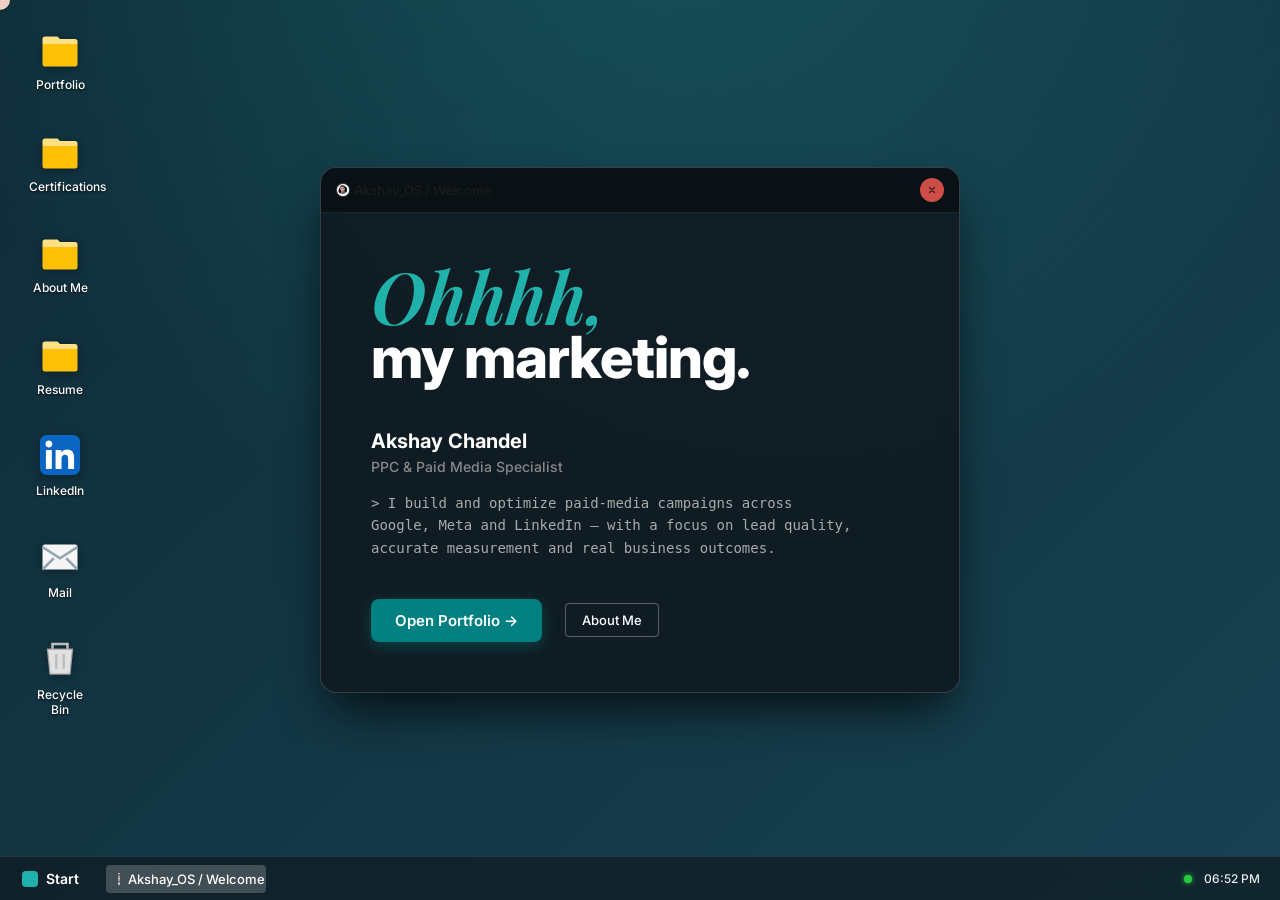
<file: index.html>
<!DOCTYPE html>
<html lang="en">
<head>
<!-- Google Tag Manager -->
<script>(function(w,d,s,l,i){w[l]=w[l]||[];w[l].push({'gtm.start':
new Date().getTime(),event:'gtm.js'});var f=d.getElementsByTagName(s)[0],
j=d.createElement(s),dl=l!='dataLayer'?'&l='+l:'';j.async=true;j.src=
'https://www.googletagmanager.com/gtm.js?id='+i+dl;f.parentNode.insertBefore(j,f);
})(window,document,'script','dataLayer','GTM-TD3QMK8W');</script>
<!-- End Google Tag Manager -->
  <meta charset="UTF-8">
  <meta name="viewport" content="width=device-width, initial-scale=1.0">
  <title>Akshay Chandel OS — PPC & Paid Media Specialist</title>
  <link rel="stylesheet" href="style.css">
</head>
<body>
<!-- Google Tag Manager (noscript) -->
<noscript><iframe src="https://www.googletagmanager.com/ns.html?id=GTM-TD3QMK8W"
height="0" width="0" style="display:none;visibility:hidden"></iframe></noscript>
<!-- End Google Tag Manager (noscript) -->
  <!-- Custom dynamic cursor -->
  <div id="custom-cursor"></div>
  
  <!-- Mobile OS (Hidden on Desktop) -->
  <div id="mobile-os">
    
    <div class="mobile-hero">
      <div class="mobile-profile-label">AKSHAY_OS / PROFILE</div>
      
      <div class="mobile-hero-identity">
        <strong>Akshay Chandel</strong>
        <h3>PPC & Paid Media Specialist</h3>
      </div>
      
      <p class="mobile-hero-bio">
        I build and optimize paid-media campaigns across Google, Meta and LinkedIn — with a focus on lead quality, accurate measurement and real business outcomes.
      </p>
      
      <div class="platform-strip mobile-platform-strip">
        <span>Google Ads</span>
        <span>Meta Ads</span>
        <span>LinkedIn Ads</span>
        <span>GA4</span>
        <span>Tag Manager</span>
        <span>Looker Studio</span>
        <span>AI Tools</span>
      </div>
      
      <hr class="mobile-divider">
    </div>

    <!-- The Javascript will inject the app icons here -->
    <div id="mobile-app-grid"></div>
  </div>



  <div id="desktop">
    <!-- Icons will be injected by app.js -->
  </div>

  <div id="taskbar">
    <button id="start-button">
      <span class="start-icon"></span> Start
    </button>
    <div id="taskbar-windows">
      <!-- Taskbar items injected here -->
    </div>
    <div id="system-tray">
      <div class="tray-icon"></div>
      <div id="clock">12:00 PM</div>
    </div>
  </div>

  <div id="start-menu">
    <div class="start-menu-banner">
      <span><strong>Akshay Chandel</strong> OS</span>
    </div>
    <div class="start-menu-items" id="start-menu-list">
      <!-- Start menu items injected here -->
    </div>
  </div>

  <!-- Template for a generic window -->
  <template id="window-template">
    <div class="window">
      <div class="title-bar">
        <span class="title-bar-text">Title</span>
        <div class="title-bar-controls">
          <button class="minimize-btn"><svg viewBox="0 0 10 10" width="10" height="10"><rect fill="currentColor" x="1" y="4.5" width="8" height="1.5"/></svg></button>
          <button class="maximize-btn"><svg viewBox="0 0 10 10" width="10" height="10"><path fill="none" stroke="currentColor" stroke-width="1.5" d="M1.5 1.5h7v7h-7z"/></svg></button>
          <button class="close-btn"><svg viewBox="0 0 10 10" width="10" height="10"><path fill="none" stroke="currentColor" stroke-width="1.5" stroke-linecap="round" d="M2.5 2.5l5 5M7.5 2.5l-5 5"/></svg></button>
        </div>
      </div>
      <div class="window-body"></div>
    </div>
  </template>

  <!-- Hero Welcome Dialog Template -->
  <template id="welcome-template">
    <div class="hero-welcome">
      
      <!-- LEFT 60% -->
      <div class="hero-left">
        <h1 class="hero-headline stagger-1">
          <span class="ohhh">Ohhhh,</span>
          <span class="my-marketing">my marketing.</span>
        </h1>
        
        <div class="hero-identity stagger-2">
          <strong>Akshay Chandel</strong>
          <h3>PPC & Paid Media Specialist</h3>
        </div>
        
        <p class="hero-bio stagger-2">
          &gt; I build and optimize paid-media campaigns across Google, Meta and LinkedIn — with a focus on lead quality, accurate measurement and real business outcomes.
        </p>
        
        <div class="hero-ctas stagger-4">
          <button class="win-btn primary-btn" id="btn-welcome-work">Open Portfolio &rarr;</button>
          <button class="win-btn secondary-btn" id="btn-welcome-about">About Me</button>
        </div>
      </div>
      
      </div>
    </div>
  </template>

  <script src="data.js"></script>
  <script src="app.js"></script>
</body>
</html>
</file>
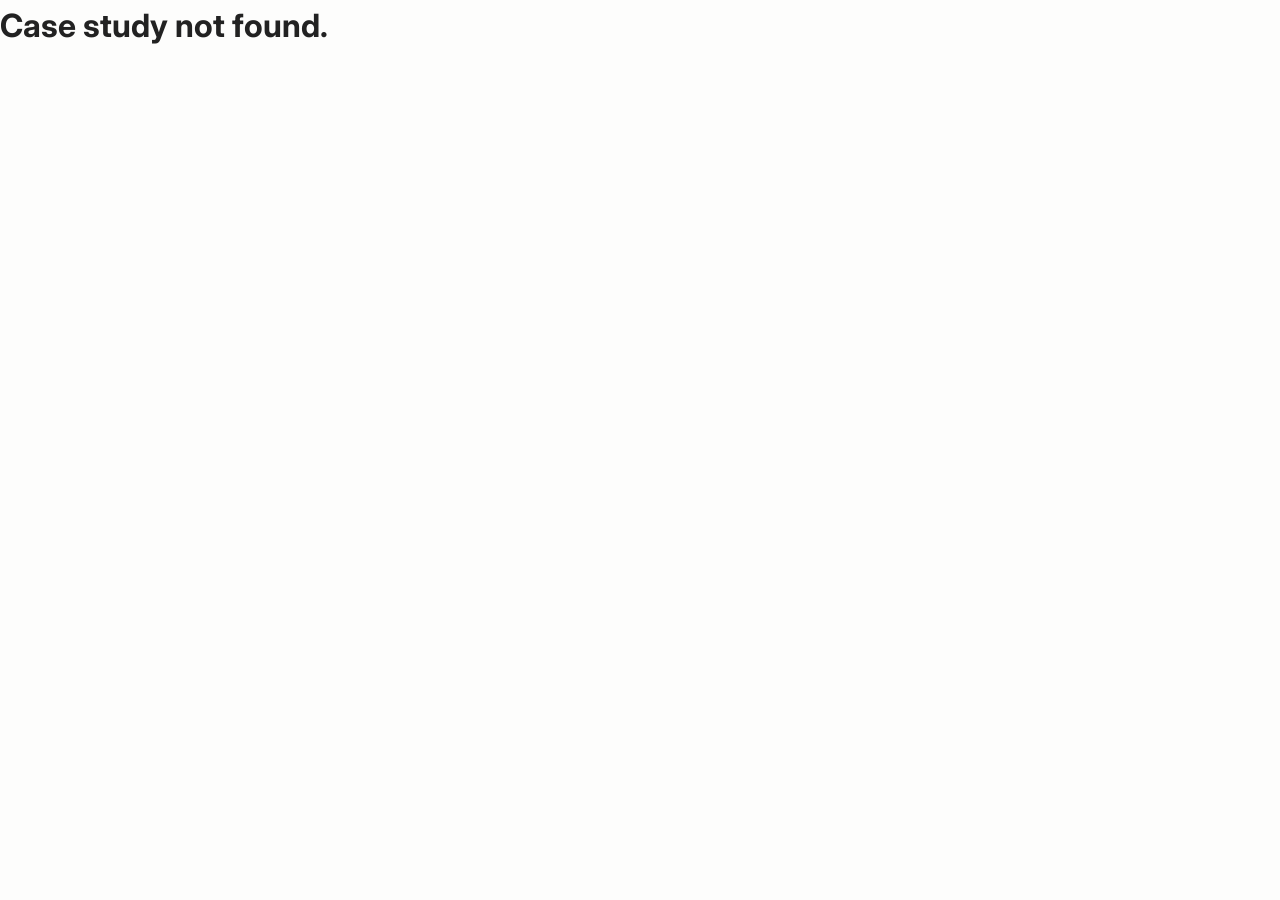
<file: work/accent-consulting/index.html>
<!DOCTYPE html>
<html lang="en">
<head>
  <meta charset="UTF-8">
  <meta name="viewport" content="width=device-width, initial-scale=1.0">
  <title>Paid Media Case Study</title>
  <link rel="stylesheet" href="../../case-study.css">
</head>
<body>
  <!-- Rendered via JS -->
  <script src="../../data.js"></script>
  <script id="render-script" data-id="accent-consulting" src="../../render-case.js"></script>
</body>
</html>
</file>
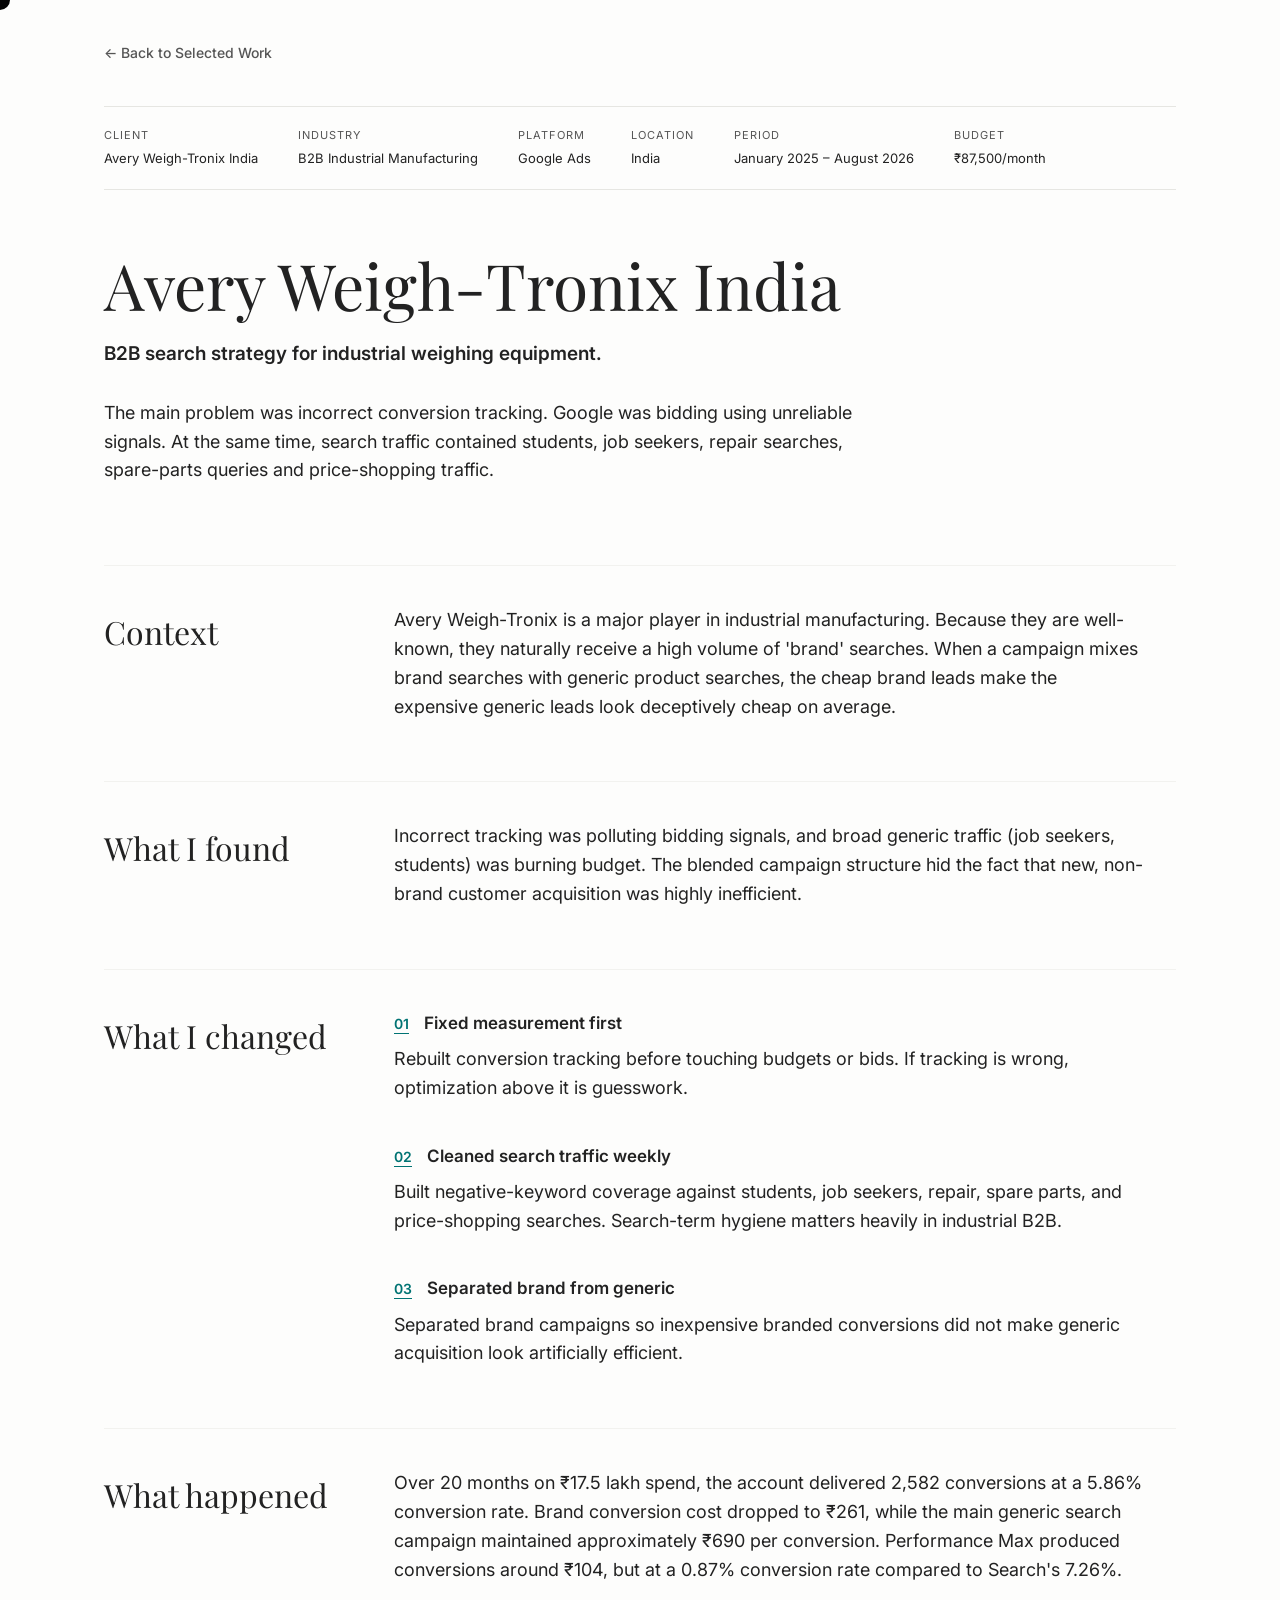
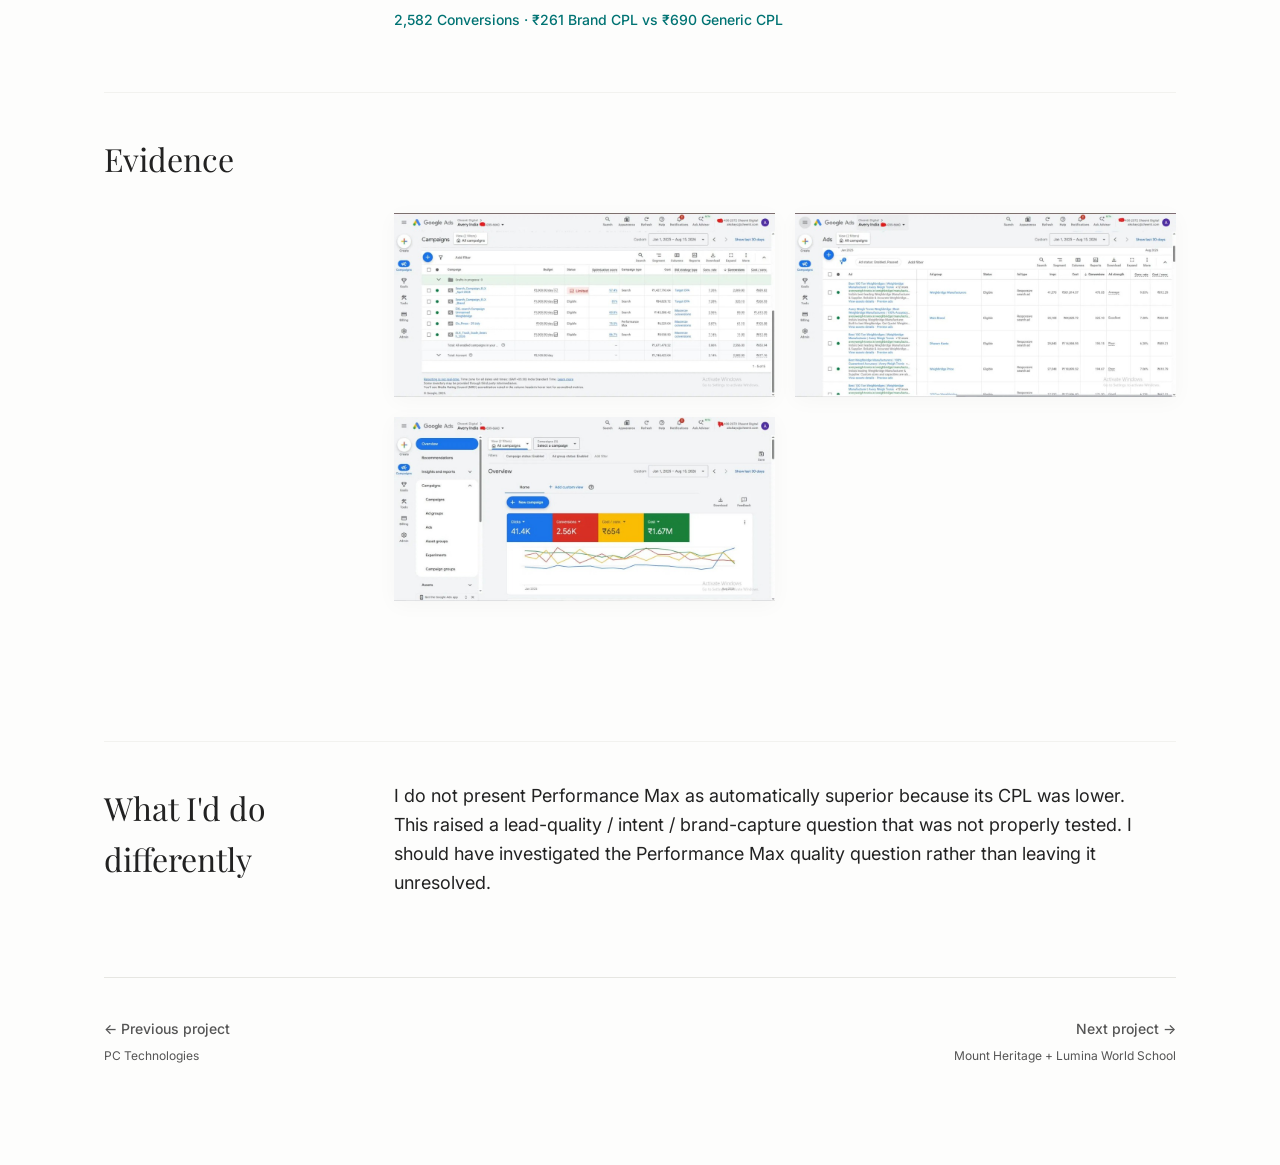
<file: work/avery-weigh-tronix/index.html>
<!DOCTYPE html>
<html lang="en">
<head>
  <meta charset="UTF-8">
  <meta name="viewport" content="width=device-width, initial-scale=1.0">
  <title>Paid Media Case Study</title>
  <link rel="stylesheet" href="../../case-study.css">
</head>
<body>
  <!-- Rendered via JS -->
  <script src="../../data.js"></script>
  <script id="render-script" data-id="avery-weigh-tronix" src="../../render-case.js"></script>
</body>
</html>
</file>
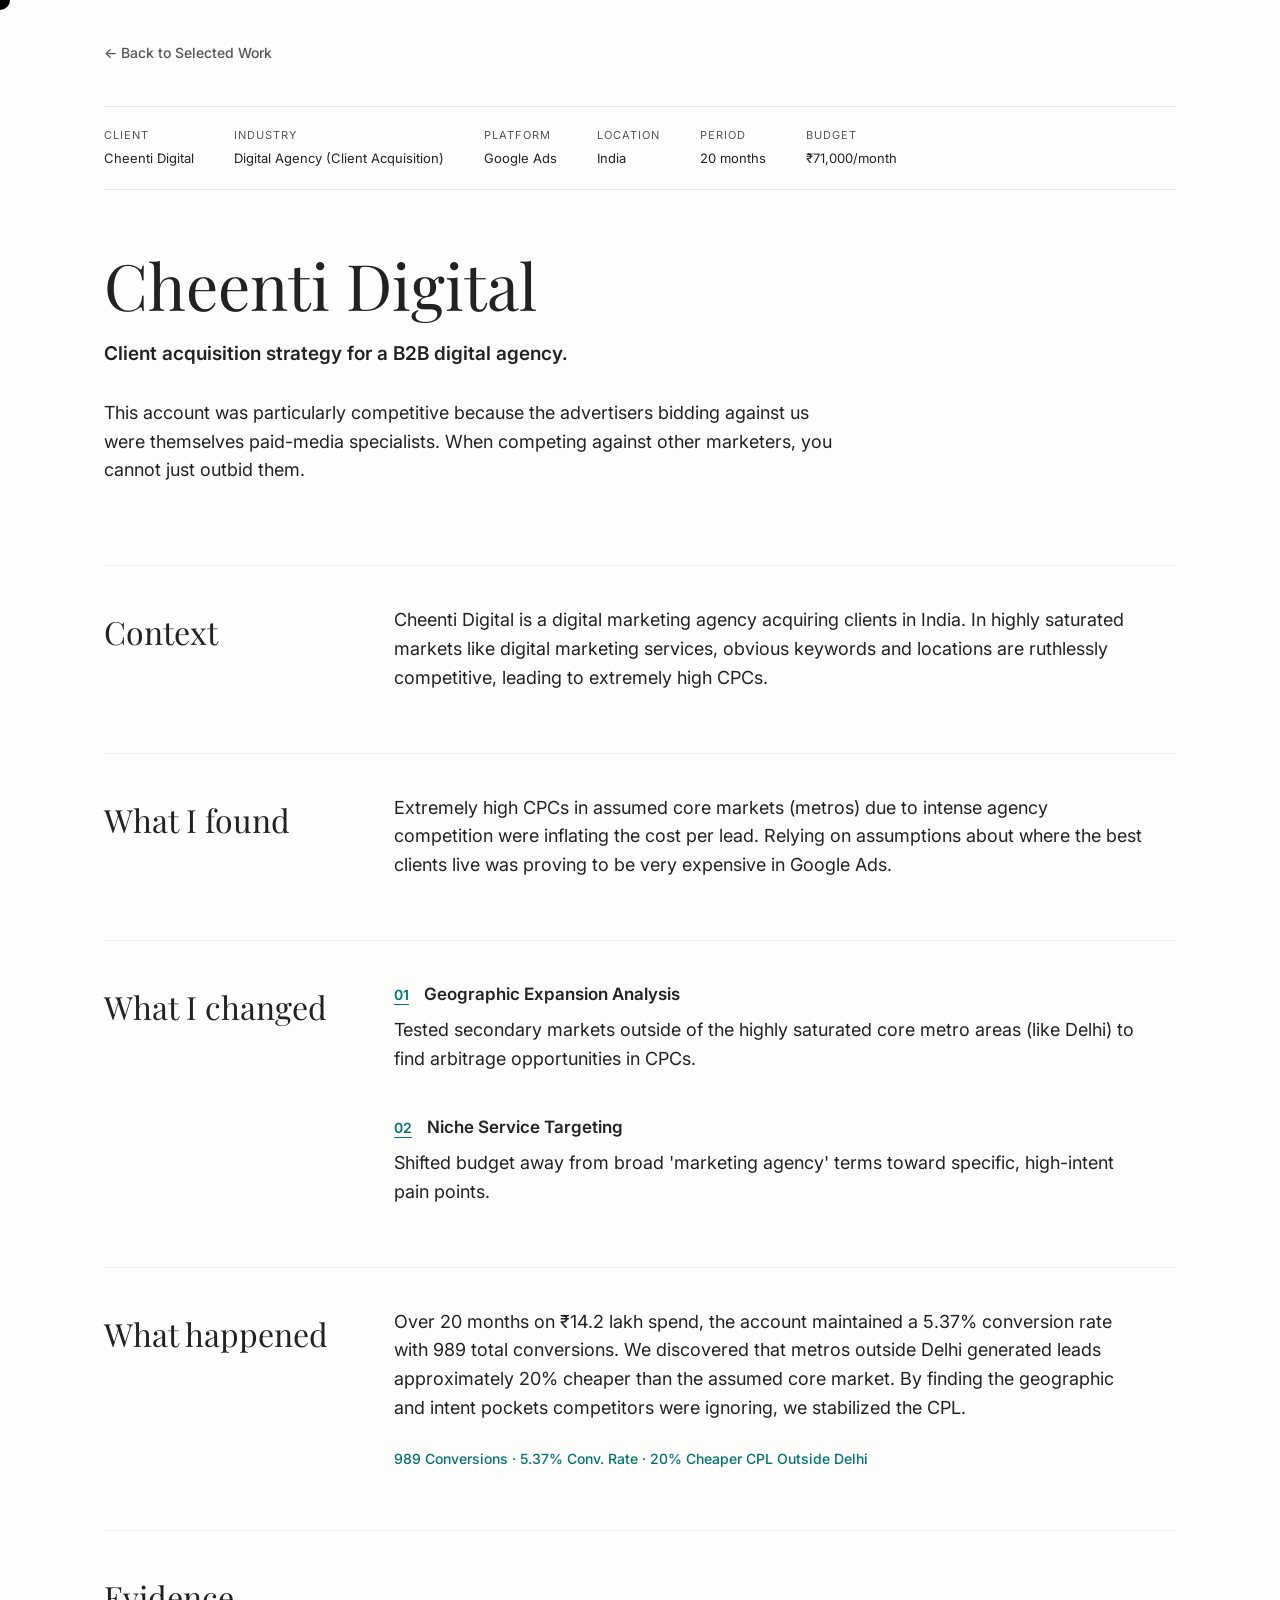
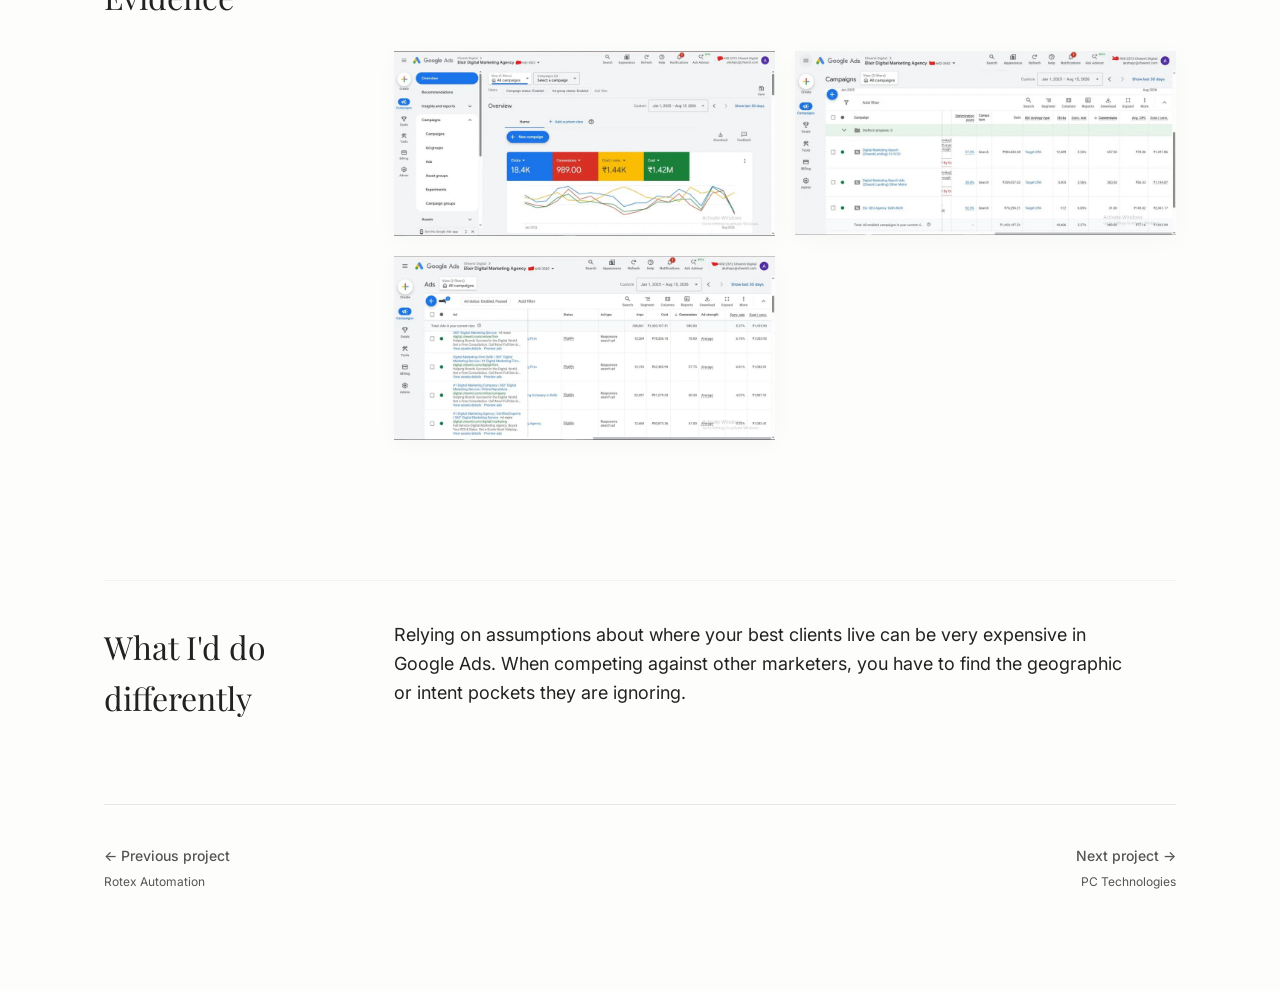
<file: work/cheenti-digital/index.html>
<!DOCTYPE html>
<html lang="en">
<head>
  <meta charset="UTF-8">
  <meta name="viewport" content="width=device-width, initial-scale=1.0">
  <title>Paid Media Case Study</title>
  <link rel="stylesheet" href="../../case-study.css">
</head>
<body>
  <!-- Rendered via JS -->
  <script src="../../data.js"></script>
  <script id="render-script" data-id="cheenti-digital" src="../../render-case.js"></script>
</body>
</html>
</file>
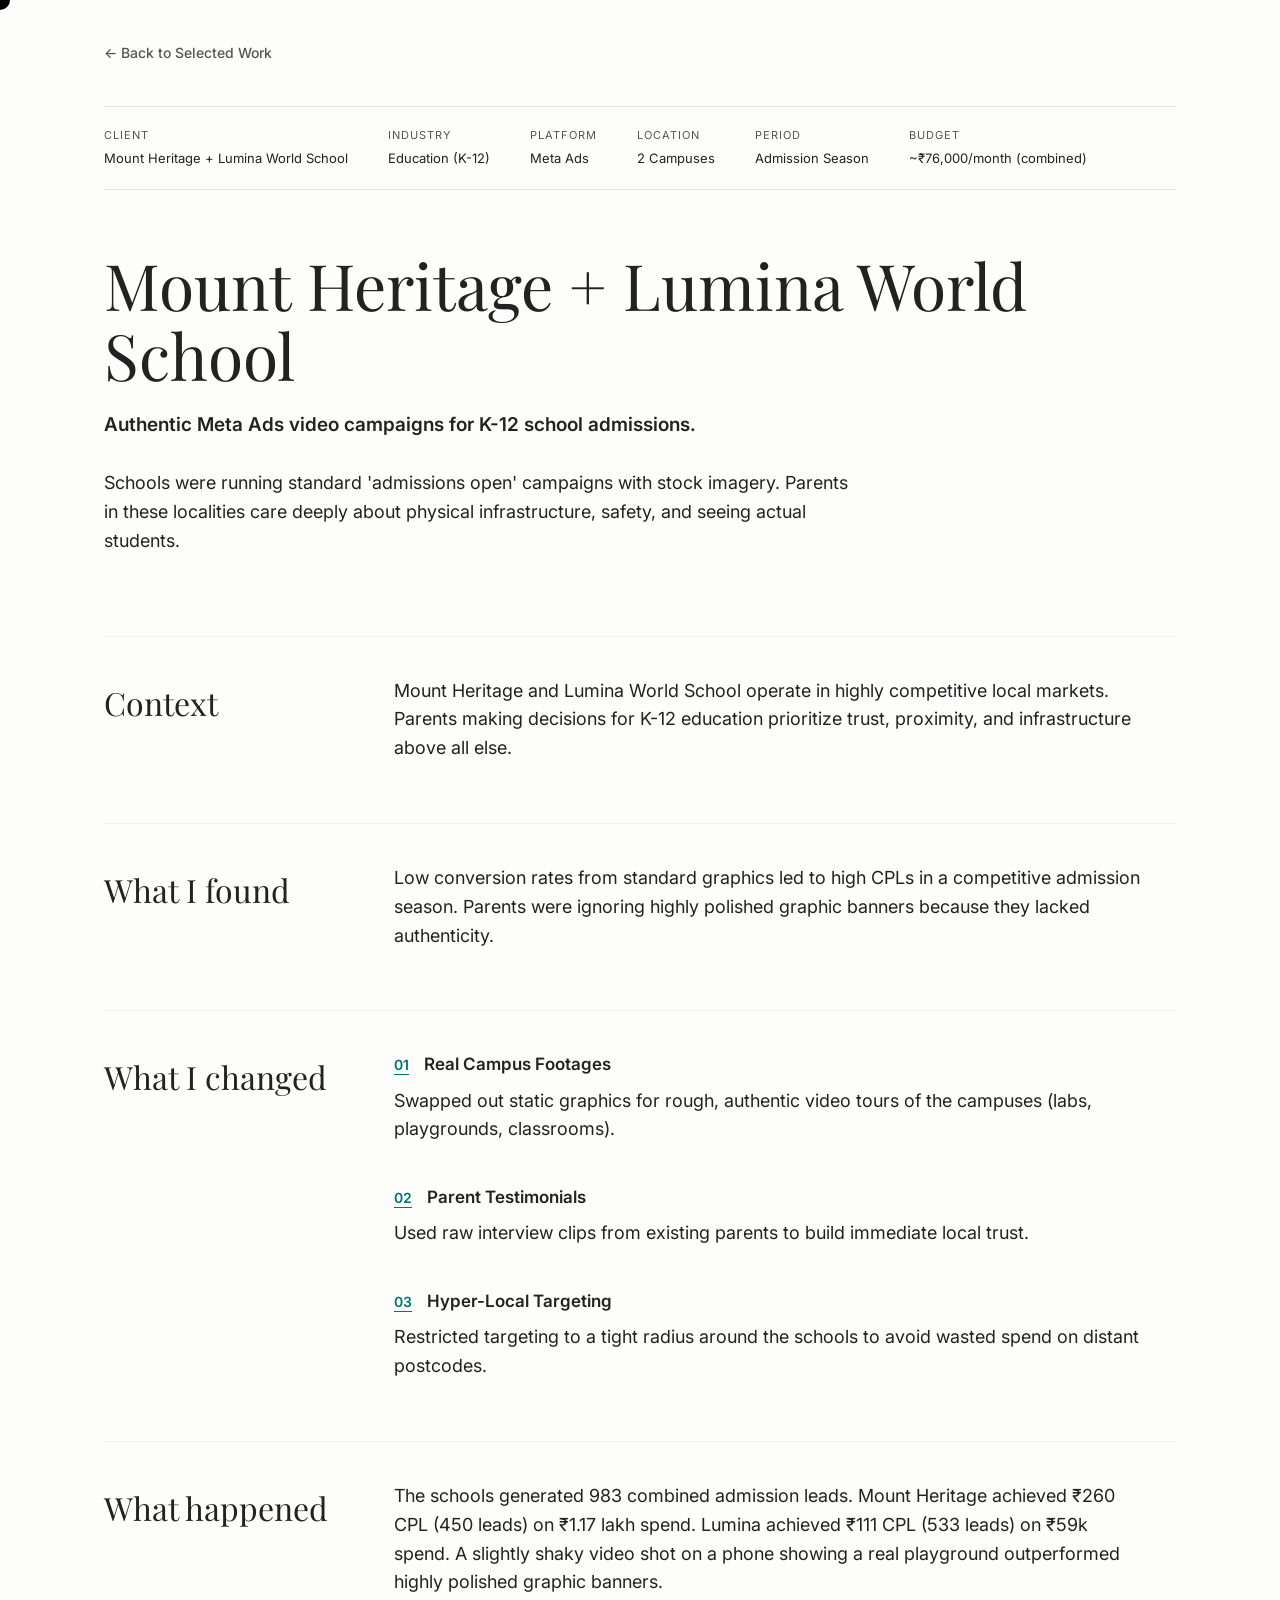
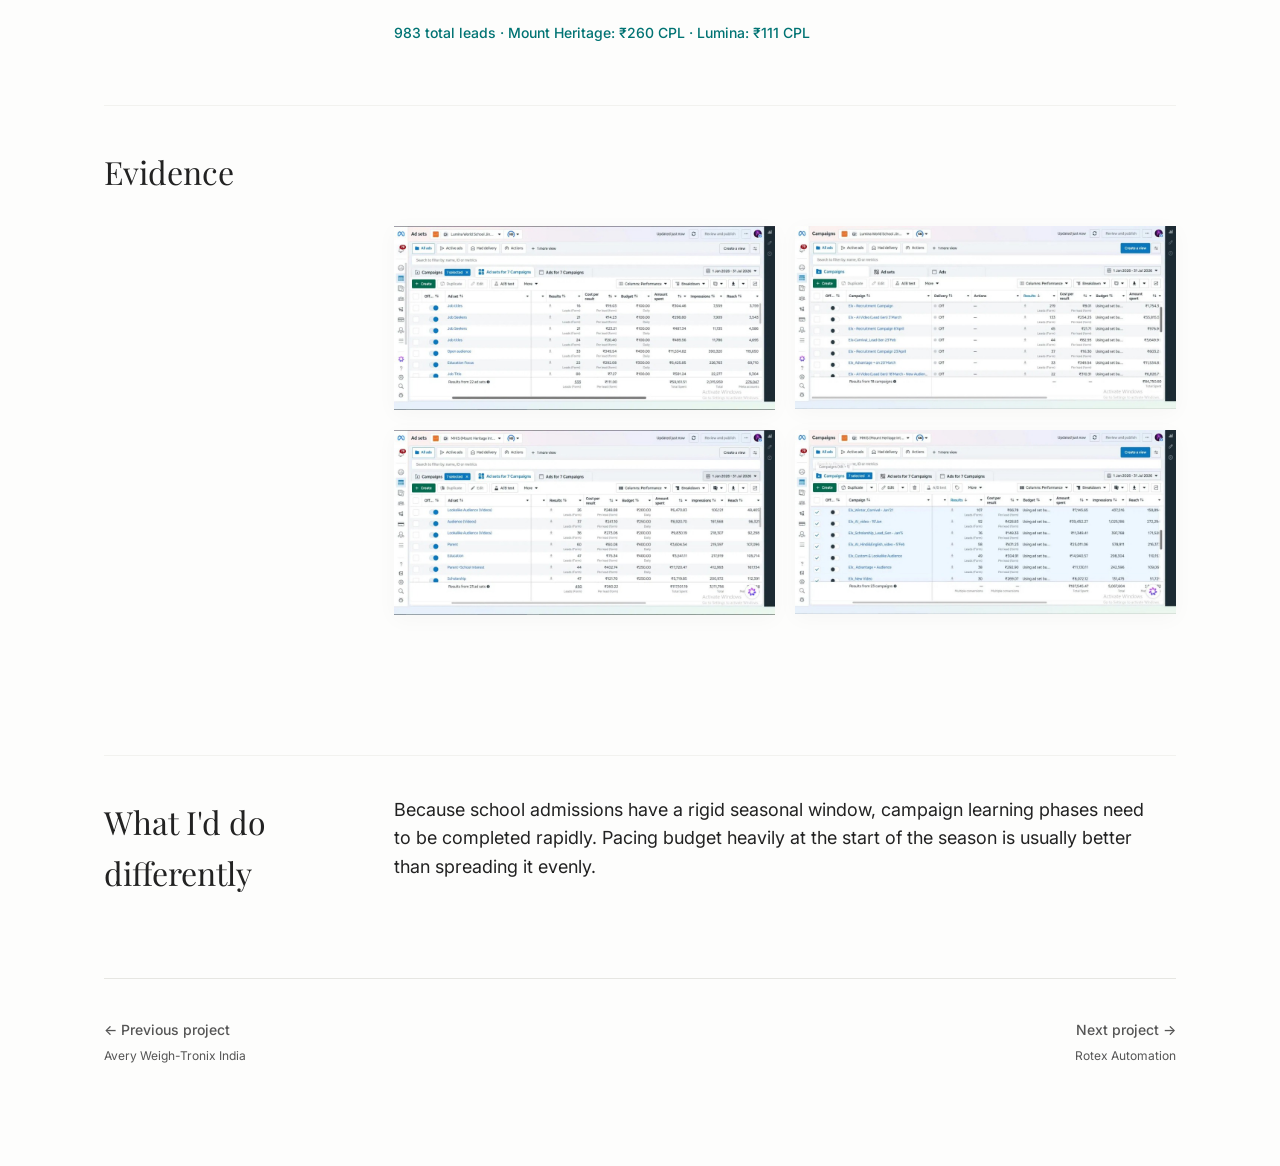
<file: work/mount-heritage-lumina/index.html>
<!DOCTYPE html>
<html lang="en">
<head>
  <meta charset="UTF-8">
  <meta name="viewport" content="width=device-width, initial-scale=1.0">
  <title>Paid Media Case Study</title>
  <link rel="stylesheet" href="../../case-study.css">
</head>
<body>
  <!-- Rendered via JS -->
  <script src="../../data.js"></script>
  <script id="render-script" data-id="mount-heritage-lumina" src="../../render-case.js"></script>
</body>
</html>
</file>
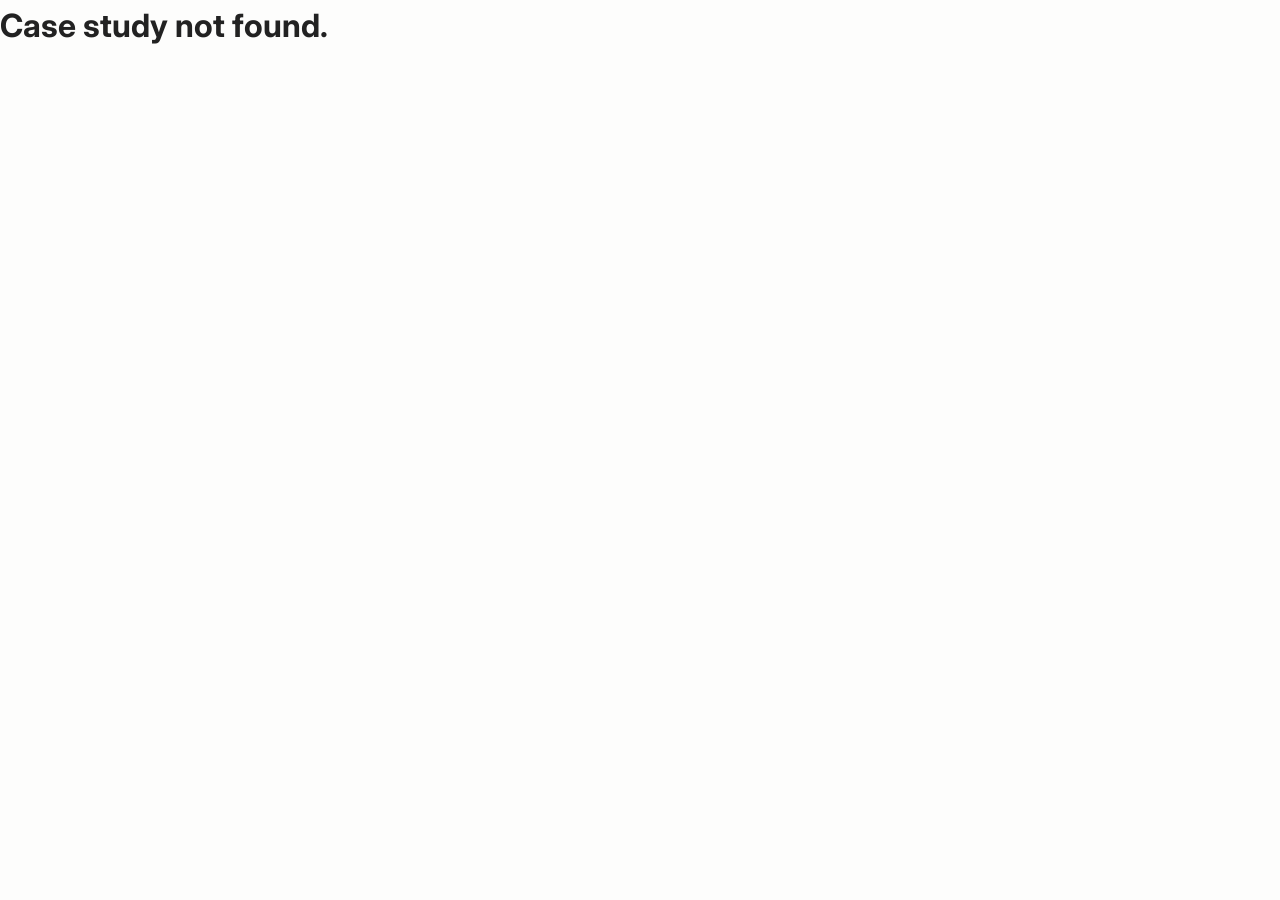
<file: work/newstrides/index.html>
<!DOCTYPE html>
<html lang="en">
<head>
  <meta charset="UTF-8">
  <meta name="viewport" content="width=device-width, initial-scale=1.0">
  <title>Paid Media Case Study</title>
  <link rel="stylesheet" href="../../case-study.css">
</head>
<body>
  <!-- Rendered via JS -->
  <script src="../../data.js"></script>
  <script id="render-script" data-id="newstrides" src="../../render-case.js"></script>
</body>
</html>
</file>
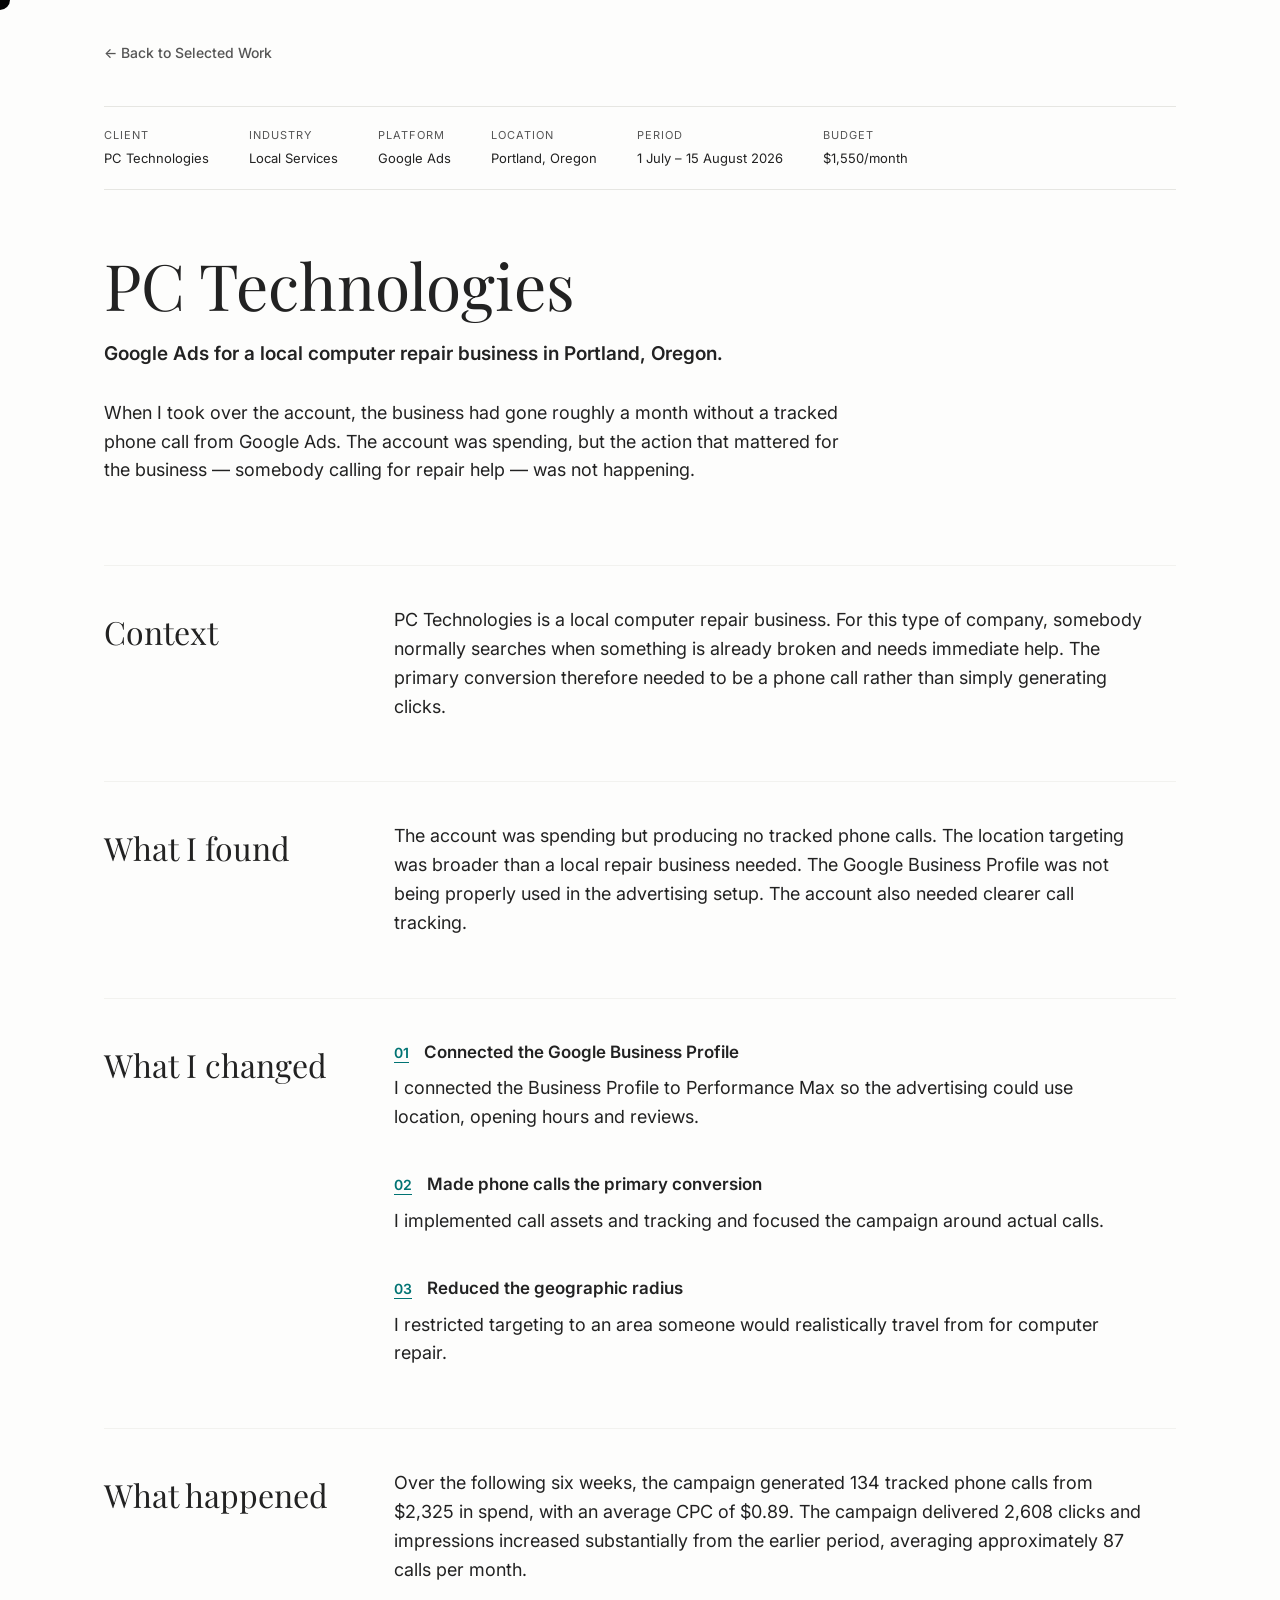
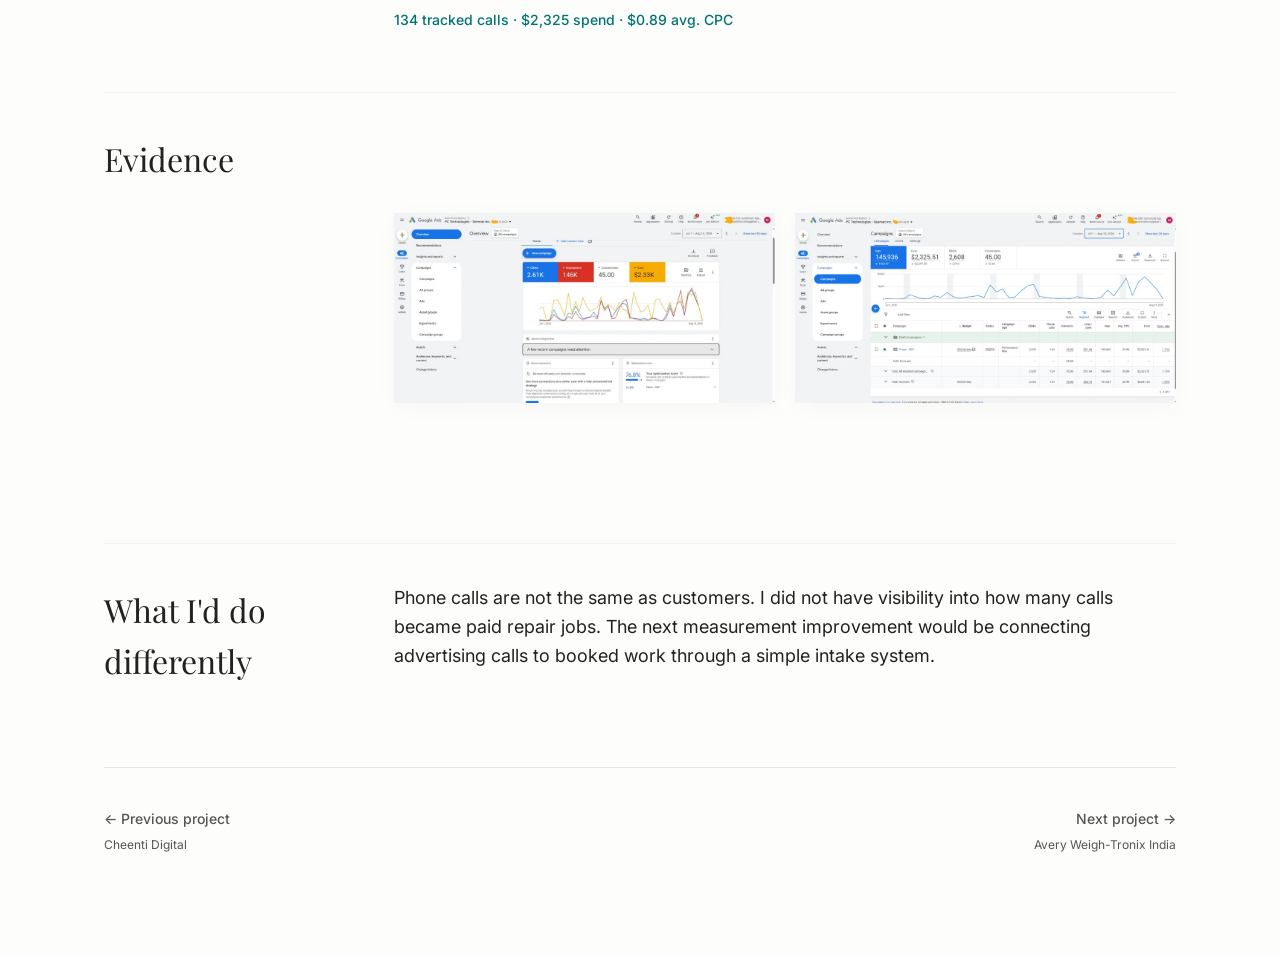
<file: work/pc-technologies/index.html>
<!DOCTYPE html>
<html lang="en">
<head>
  <meta charset="UTF-8">
  <meta name="viewport" content="width=device-width, initial-scale=1.0">
  <title>Paid Media Case Study</title>
  <link rel="stylesheet" href="../../case-study.css">
</head>
<body>
  <!-- Rendered via JS -->
  <script src="../../data.js"></script>
  <script id="render-script" data-id="pc-technologies" src="../../render-case.js"></script>
</body>
</html>
</file>
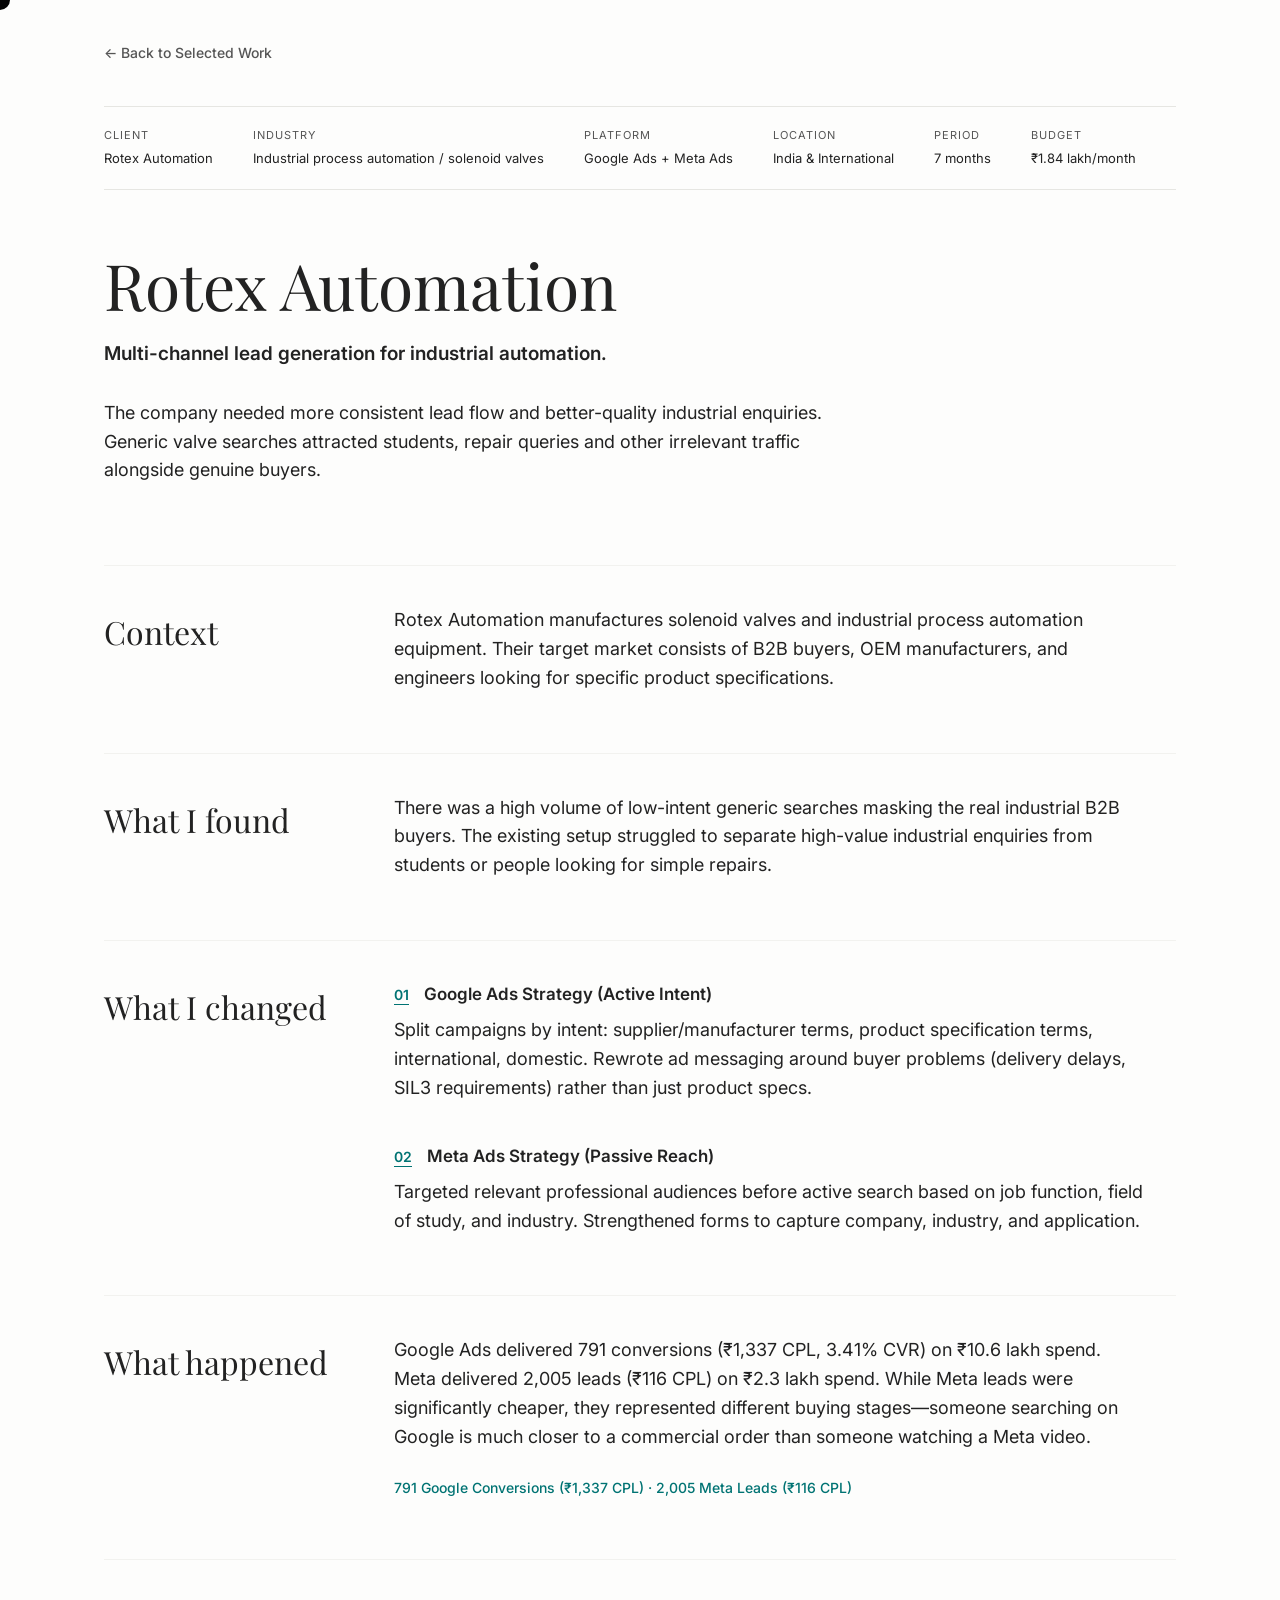
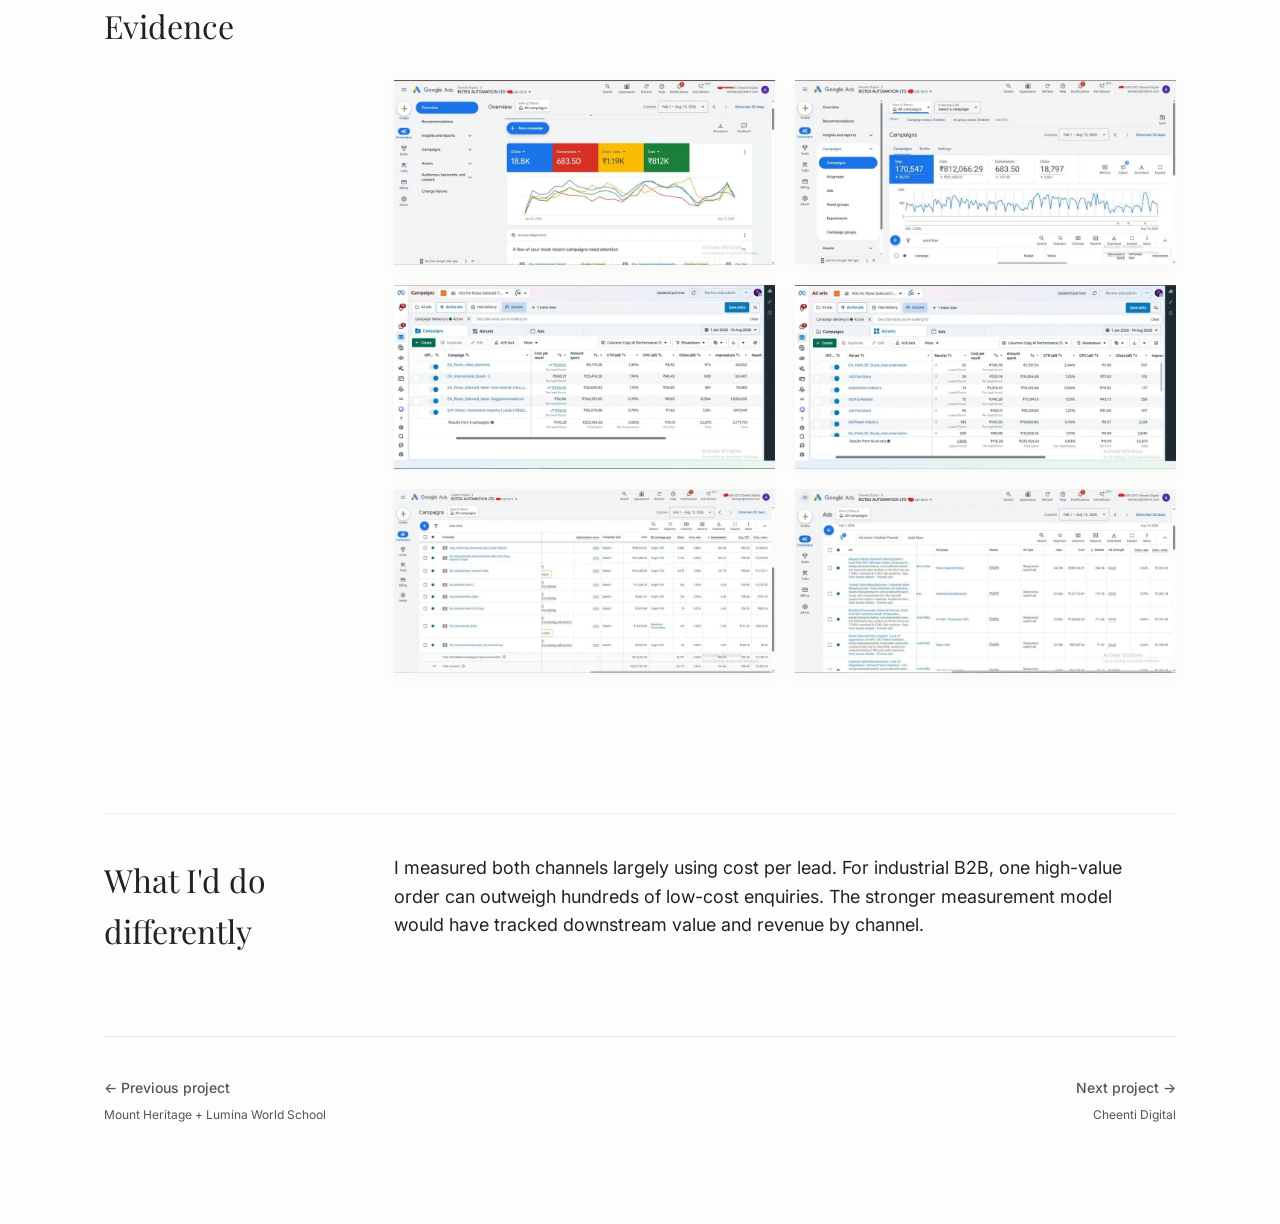
<file: work/rotex-automation/index.html>
<!DOCTYPE html>
<html lang="en">
<head>
  <meta charset="UTF-8">
  <meta name="viewport" content="width=device-width, initial-scale=1.0">
  <title>Paid Media Case Study</title>
  <link rel="stylesheet" href="../../case-study.css">
</head>
<body>
  <!-- Rendered via JS -->
  <script src="../../data.js"></script>
  <script id="render-script" data-id="rotex-automation" src="../../render-case.js"></script>
</body>
</html>
</file>
<file: style.css>
@import url('https://fonts.googleapis.com/css2?family=Inter:wght@300;400;500;600;700&family=Playfair+Display:ital,wght@0,600;1,600&display=swap');

:root {
  --os-bg: #111b21;
  --os-bg-grad: linear-gradient(135deg, #0d161a 0%, #15252b 100%);
  --os-accent: #008080;
  --os-accent-light: #20b2aa;
  
  --win-bg: rgba(255, 255, 255, 0.95);
  --win-border: rgba(255, 255, 255, 0.2);
  --win-text: #1a1a1a;
  
  --taskbar-bg: rgba(17, 27, 33, 0.7);
  --taskbar-blur: blur(12px);
  --taskbar-text: #ffffff;
  
  --font-ui: 'Inter', -apple-system, BlinkMacSystemFont, sans-serif;
  --radius-sm: 4px;
  --radius-md: 8px;
  --radius-lg: 12px;
  
  --shadow-sm: 0 2px 8px rgba(0,0,0,0.1);
  --shadow-lg: 0 10px 30px rgba(0,0,0,0.25);
}

* {
  box-sizing: border-box;
  margin: 0;
  padding: 0;
}

body {
  font-family: var(--font-ui);
  font-size: 13px;
}

@media (pointer: fine) {
  * {
    cursor: none !important;
  }
}

#custom-cursor {
  position: fixed;
  top: 0;
  left: 0;
  width: 20px;
  height: 20px;
  background-color: white;
  border-radius: 50%;
  pointer-events: none;
  z-index: 9999999;
  mix-blend-mode: difference;
  transform: translate(-50%, -50%);
  transition: width 0.15s ease, height 0.15s ease, background-color 0.15s ease;
  display: none;
}

@media (pointer: fine) {
  #custom-cursor {
    display: block;
  }
}

#custom-cursor.hovering {
  width: 40px;
  height: 40px;
  background-color: rgba(255, 255, 255, 0.8);
}

body {
  background: #174252;
  /* Premium modern background: Soft top glow, deep teal base, and subtle grid */
  background-image: 
    radial-gradient(circle at 50% -20%, rgba(32, 178, 170, 0.25) 0%, transparent 60%),
    linear-gradient(135deg, #0f2c38 0%, #174252 100%),
    linear-gradient(rgba(255, 255, 255, 0.03) 1px, transparent 1px),
    linear-gradient(90deg, rgba(255, 255, 255, 0.03) 1px, transparent 1px);
  background-size: 100% 100%, 100% 100%, 40px 40px, 40px 40px;
  background-position: center top, center, center, center;
  color: var(--taskbar-text);
  overflow: hidden;
  height: 100vh;
  display: flex;
  flex-direction: column;
  user-select: none;
  -webkit-font-smoothing: antialiased;
}

/* --- DESKTOP --- */
#desktop-branding {
  position: absolute;
  bottom: 60px;
  right: 30px;
  text-align: right;
  color: rgba(255, 255, 255, 0.2);
  font-size: 12px;
  line-height: 1.6;
  pointer-events: none;
  font-weight: 300;
}
#desktop-branding strong {
  font-size: 20px;
  display: block;
  margin-bottom: 5px;
  font-weight: 700;
  color: rgba(255, 255, 255, 0.3);
}

#mobile-widget {
  display: none;
}

#desktop {
  flex: 1;
  position: relative;
  padding: 20px;
  display: grid;
  grid-template-columns: min-content;
  gap: 20px;
  align-content: flex-start;
  justify-content: flex-start;
}

/* Custom Icons */
.desktop-icon {
  width: 80px;
  text-align: center;
  cursor: pointer;
  color: white;
  padding: 8px;
  border-radius: var(--radius-sm);
  border: 1px solid transparent;
  transition: background 0.2s, border 0.2s;
}

.desktop-icon:hover {
  background: rgba(255,255,255,0.05);
}

.desktop-icon.selected {
  background: rgba(255,255,255,0.1);
  border: 1px solid rgba(255,255,255,0.2);
}

.desktop-icon .icon-img {
  width: 40px;
  height: 40px;
  margin: 0 auto 8px;
  display: block;
  background-size: contain;
  background-repeat: no-repeat;
  background-position: center;
  filter: drop-shadow(0 2px 4px rgba(0,0,0,0.3));
}

.icon-text-container {
  display: block;
  font-size: 12px;
  font-weight: 500;
  text-shadow: 0 1px 2px rgba(0,0,0,0.8);
  line-height: 1.3;
}

/* Modern SVG Icons - Flat/Dimensional */
.icon-folder { background-image: url('data:image/svg+xml;utf8,<svg xmlns="http://www.w3.org/2000/svg" viewBox="0 0 32 32"><path fill="%23FFC107" d="M30,12H2V28a2,2,0,0,0,2,2H28a2,2,0,0,0,2-2Z"/><path fill="%23FFE082" d="M14,6H4A2,2,0,0,0,2,8v4H30V10a2,2,0,0,0-2-2H16Z"/></svg>'); }
.icon-file { background-image: url('data:image/svg+xml;utf8,<svg xmlns="http://www.w3.org/2000/svg" viewBox="0 0 32 32"><path fill="%23E0E0E0" d="M22,2H6A2,2,0,0,0,4,4V28a2,2,0,0,0,2,2H26a2,2,0,0,0,2-2V8Z"/><path fill="%239E9E9E" d="M28,8H22V2Z"/><rect x="8" y="14" width="16" height="2" fill="%23BDBDBD"/><rect x="8" y="19" width="16" height="2" fill="%23BDBDBD"/><rect x="8" y="24" width="10" height="2" fill="%23BDBDBD"/></svg>'); }
.icon-about { background-image: url('data:image/svg+xml;utf8,<svg xmlns="http://www.w3.org/2000/svg" viewBox="0 0 32 32"><circle cx="16" cy="16" r="14" fill="%234FC3F7"/><circle cx="16" cy="11" r="5" fill="%23FFFFFF"/><path d="M7,25a9,9,0,0,1,18,0Z" fill="%23FFFFFF"/></svg>'); }
.icon-creatives { background-image: url('data:image/svg+xml;utf8,<svg xmlns="http://www.w3.org/2000/svg" viewBox="0 0 32 32"><rect x="4" y="6" width="24" height="18" rx="2" fill="%23ECEFF1"/><path d="M4 18l6-6 6 6 4-4 4 4v4H4z" fill="%23CFD8DC"/><circle cx="10" cy="12" r="2" fill="%23FFAB91"/><rect x="2" y="24" width="28" height="4" rx="1" fill="%23546E7A"/></svg>'); }
.icon-landing { background-image: url('data:image/svg+xml;utf8,<svg xmlns="http://www.w3.org/2000/svg" viewBox="0 0 32 32"><rect x="2" y="4" width="28" height="24" rx="2" fill="%23ECEFF1"/><rect x="2" y="4" width="28" height="6" rx="2" fill="%23CFD8DC"/><circle cx="6" cy="7" r="1.5" fill="%23F44336"/><circle cx="10" cy="7" r="1.5" fill="%23FFEB3B"/><circle cx="14" cy="7" r="1.5" fill="%234CAF50"/><rect x="6" y="14" width="20" height="4" fill="%2390A4AE"/><rect x="6" y="20" width="12" height="2" fill="%23B0BEC5"/><rect x="6" y="24" width="16" height="2" fill="%23B0BEC5"/></svg>'); }
.icon-linkedin { background-image: url('data:image/svg+xml;utf8,<svg xmlns="http://www.w3.org/2000/svg" viewBox="0 0 24 24"><rect x="0" y="0" width="24" height="24" rx="4" fill="%230a66c2"/><path fill="%23ffffff" d="M7.119 20.452H3.554V9h3.565v11.452zM5.337 7.433c-1.144 0-2.063-.926-2.063-2.065 0-1.138.92-2.063 2.063-2.063 1.14 0 2.064.925 2.064 2.063 0 1.139-.925 2.065-2.064 2.065zm15.11 13.019h-3.554v-5.569c0-1.328-.027-3.037-1.852-3.037-1.853 0-2.136 1.445-2.136 2.939v5.667H9.351V9h3.414v1.561h.046c.477-.9 1.637-1.85 3.37-1.85 3.601 0 4.267 2.37 4.267 5.455v6.286z"/></svg>'); }
.icon-mail { background-image: url('data:image/svg+xml;utf8,<svg xmlns="http://www.w3.org/2000/svg" viewBox="0 0 32 32"><rect x="2" y="6" width="28" height="20" rx="2" fill="%23F5F5F5"/><path d="M2,8l14,9L30,8" fill="none" stroke="%2390A4AE" stroke-width="2"/><path d="M2,26l9-9M30,26l-9-9" fill="none" stroke="%2390A4AE" stroke-width="2"/></svg>'); }
.icon-recycle { background-image: url('data:image/svg+xml;utf8,<svg xmlns="http://www.w3.org/2000/svg" viewBox="0 0 32 32"><path d="M10,8V4h12v4" fill="none" stroke="%23BDBDBD" stroke-width="2"/><path d="M6,8H26l-2,20H8Z" fill="%23E0E0E0" stroke="%239E9E9E" stroke-width="1"/><rect x="12" y="12" width="2" height="12" fill="%23BDBDBD"/><rect x="18" y="12" width="2" height="12" fill="%23BDBDBD"/></svg>'); }

/* --- WINDOW SYSTEM --- */
.window {
  position: absolute;
  background: var(--win-bg);
  border: 1px solid var(--win-border);
  border-radius: var(--radius-md);
  box-shadow: var(--shadow-lg);
  display: none;
  flex-direction: column;
  min-width: 400px;
  min-height: 250px;
  max-width: 90vw;
  max-height: 80vh;
  color: var(--win-text);
  overflow: hidden;
  backdrop-filter: blur(10px);
}

.window.active {
  display: flex;
}

.title-bar {
  background: rgba(0, 0, 0, 0.03);
  border-bottom: 1px solid rgba(0,0,0,0.05);
  padding: 10px 15px;
  display: flex;
  justify-content: space-between;
  align-items: center;
  cursor: grab;
}

.title-bar:active {
  cursor: grabbing;
}

.window.inactive .title-bar {
  opacity: 0.6;
}

.title-bar-text {
  font-size: 13px;
  font-weight: 600;
  display: flex;
  align-items: center;
}

.title-bar-controls {
  display: flex;
  gap: 10px;
}

.title-bar-controls button {
  width: 24px;
  height: 24px;
  border-radius: 50%;
  border: none;
  cursor: pointer;
  display: flex;
  justify-content: center;
  align-items: center;
  opacity: 0.8;
  transition: opacity 0.2s, transform 0.1s;
  font-size: 13px;
  font-family: monospace;
  font-weight: 700;
  color: rgba(0,0,0,0.6);
}

.title-bar-controls button:hover { 
  opacity: 1; 
  transform: scale(1.05);
}
.close-btn { background-color: #ff5f56; }
.minimize-btn { background-color: #ffbd2e; }
.maximize-btn { background-color: #27c93f; }

@media (max-width: 768px) {
  .title-bar-controls .minimize-btn,
  .title-bar-controls .maximize-btn {
    display: none !important;
  }
  
  .window {
    min-width: 0 !important;
    min-height: 0 !important;
    width: 92vw !important;
    height: max-content !important;
    border-radius: 16px !important;
  }
  
  .window-body {
    flex: 1 !important;
    /* Height max-content removed to allow scrolling on long content */
  }
}

.window-body {
  padding: 20px;
  flex: 1;
  overflow-y: auto;
  font-size: 13px;
  line-height: 1.5;
  cursor: text;
  user-select: text;
}

/* Custom Scrollbars */
::-webkit-scrollbar {
  width: 8px;
  height: 8px;
}
::-webkit-scrollbar-track {
  background: rgba(0,0,0,0.03); 
  border-radius: 4px;
}
::-webkit-scrollbar-thumb {
  background: rgba(0,0,0,0.2); 
  border-radius: 4px;
}
::-webkit-scrollbar-thumb:hover {
  background: rgba(0,0,0,0.4); 
}
.hero-window ::-webkit-scrollbar-track {
  background: rgba(255,255,255,0.05); 
}
.hero-window ::-webkit-scrollbar-thumb {
  background: rgba(255,255,255,0.2); 
}
.hero-window ::-webkit-scrollbar-thumb:hover {
  background: rgba(255,255,255,0.4); 
}

/* --- TASKBAR & START MENU --- */
#taskbar {
  height: 44px;
  background: var(--taskbar-bg);
  backdrop-filter: var(--taskbar-blur);
  border-top: 1px solid rgba(255,255,255,0.1);
  display: flex;
  align-items: center;
  padding: 0 10px;
  gap: 10px;
  z-index: 1000;
  position: relative;
}

#start-button {
  font-weight: 600;
  padding: 6px 12px;
  border-radius: var(--radius-sm);
  background: transparent;
  border: none;
  color: white;
  cursor: pointer;
  font-family: var(--font-ui);
  font-size: 14px;
  display: flex;
  align-items: center;
  gap: 8px;
  transition: background 0.2s;
}

#start-button:hover, #start-button.active {
  background: rgba(255,255,255,0.15);
}

.start-icon {
  width: 16px;
  height: 16px;
  background: var(--os-accent-light);
  border-radius: 4px;
  display: inline-block;
}

#taskbar-windows {
  flex: 1;
  display: flex;
  gap: 6px;
  overflow-x: hidden;
  padding: 0 5px;
}

.taskbar-item {
  padding: 6px 12px;
  border-radius: var(--radius-sm);
  background: transparent;
  color: rgba(255,255,255,0.7);
  cursor: pointer;
  min-width: 100px;
  max-width: 160px;
  white-space: nowrap;
  overflow: hidden;
  text-overflow: ellipsis;
  font-size: 13px;
  display: flex;
  align-items: center;
  gap: 8px;
  transition: background 0.2s, color 0.2s;
}

.taskbar-item:hover {
  background: rgba(255,255,255,0.1);
}

.taskbar-item.active {
  background: rgba(255,255,255,0.2);
  color: white;
  font-weight: 500;
}

.taskbar-icon {
  width: 14px;
  height: 14px;
  display: inline-block;
  background-size: contain;
}

#system-tray {
  display: flex;
  align-items: center;
  padding: 0 10px;
  gap: 12px;
  font-size: 12px;
  font-weight: 500;
  color: rgba(255,255,255,0.9);
}

.tray-icon {
  width: 8px;
  height: 8px;
  background-color: #27c93f; 
  border-radius: 50%;
  box-shadow: 0 0 5px #27c93f;
}

/* Start Menu */
#start-menu {
  position: absolute;
  bottom: 54px;
  left: 10px;
  background: rgba(25, 35, 45, 0.95);
  backdrop-filter: var(--taskbar-blur);
  border: 1px solid rgba(255,255,255,0.1);
  border-radius: var(--radius-md);
  box-shadow: var(--shadow-lg);
  display: none;
  min-width: 240px;
  z-index: 1000;
  overflow: hidden;
}

#start-menu.show {
  display: flex;
  flex-direction: column;
}

.start-menu-banner {
  background: rgba(255,255,255,0.05);
  padding: 15px 20px;
  border-bottom: 1px solid rgba(255,255,255,0.1);
}
.start-menu-banner span {
  font-weight: 300;
  font-size: 15px;
  letter-spacing: 0.5px;
}
.start-menu-banner strong { font-weight: 700; color: var(--os-accent-light); }

.start-menu-items {
  display: flex;
  flex-direction: column;
  padding: 10px 0;
}

.start-menu-item {
  padding: 10px 20px;
  cursor: pointer;
  display: flex;
  align-items: center;
  gap: 12px;
  font-size: 13px;
  color: rgba(255,255,255,0.8);
  transition: background 0.2s, color 0.2s;
}

.start-menu-item .menu-icon {
  width: 18px;
  height: 18px;
  background-size: contain;
  background-repeat: no-repeat;
  background-position: center;
}

.start-menu-item:hover {
  background-color: rgba(255,255,255,0.1);
  color: white;
}

/* --- INNER APP STYLING --- */
h1, h2, h3 { margin-bottom: 12px; font-weight: 600; color: #111; }
h1 { font-size: 18px; }
h2 { font-size: 16px; }
h3 { font-size: 14px; }
p { margin-bottom: 12px; color: #444; }
ul { margin-left: 18px; margin-bottom: 12px; color: #444; }

.file-explorer {
  display: grid;
  grid-template-columns: repeat(auto-fill, minmax(100px, 1fr));
  gap: 20px;
  padding: 10px;
}
.file-item {
  display: flex;
  flex-direction: column;
  align-items: center;
  text-align: center;
  cursor: pointer;
  padding: 10px;
  border-radius: var(--radius-sm);
  transition: background 0.2s;
}
.file-item:hover {
  background-color: rgba(0,0,0,0.05);
}
.file-item .icon-folder {
  width: 50px;
  height: 50px;
  margin-bottom: 8px;
}
.file-item span {
  font-size: 12px;
  word-wrap: break-word;
  max-width: 100%;
  font-weight: 500;
  color: #222;
}

.metric-grid {
  display: grid;
  grid-template-columns: repeat(auto-fill, minmax(140px, 1fr));
  gap: 15px;
  margin-bottom: 20px;
}
.metric-card {
  border: 1px solid rgba(0,0,0,0.08);
  padding: 15px;
  border-radius: var(--radius-md);
  text-align: center;
  background: #fff;
  box-shadow: var(--shadow-sm);
}
.metric-card .value {
  font-weight: 700;
  font-size: 20px;
  color: var(--os-accent);
  margin: 5px 0;
}

.win-btn {
  background: var(--os-accent);
  border: none;
  border-radius: var(--radius-sm);
  padding: 8px 16px;
  cursor: pointer;
  font-family: var(--font-ui);
  font-size: 13px;
  font-weight: 500;
  color: white;
  margin-right: 8px;
  transition: opacity 0.2s;
}
.win-btn:hover { opacity: 0.9; }

input, textarea {
  font-family: var(--font-ui);
  font-size: 13px;
  border: 1px solid rgba(0,0,0,0.2);
  border-radius: var(--radius-sm);
  padding: 8px;
  background: white;
  margin-bottom: 12px;
  outline: none;
  transition: border-color 0.2s;
}
input:focus, textarea:focus { border-color: var(--os-accent); }

.icon-about {
  background: url('public/images/profile-pic.png') no-repeat center;
  background-size: cover;
  border-radius: 50%;
  border: 1px solid rgba(255, 255, 255, 0.2);
}

/* --- CUSTOM LARGE CURSOR (Desktop Only) --- */
@media (min-width: 769px) {

  body {
    cursor: url('data:image/svg+xml;utf8,<svg width="32" height="32" viewBox="0 0 32 32" xmlns="http://www.w3.org/2000/svg"><path d="M5 2L15 28L18 18L28 15L5 2Z" fill="black" stroke="white" stroke-width="2"/></svg>'), auto;
  }
  
  .desktop-icon, .taskbar-item, #start-button, .start-menu-item, .file-item, .win-btn, button, a, .title-bar-controls button {
    cursor: url('data:image/svg+xml;utf8,<svg width="32" height="32" viewBox="0 0 32 32" xmlns="http://www.w3.org/2000/svg"><path d="M12 2C12 1.4 12.4 1 13 1C13.6 1 14 1.4 14 2V8H16C16.6 8 17 8.4 17 9V10H19C19.6 10 20 10.4 20 11V12H22C22.6 12 23 12.4 23 13V19C23 22.3 20.3 25 17 25H10C6.1 25 3 21.9 3 18V9C3 8.4 3.4 8 4 8C4.6 8 5 8.4 5 9V14C5 14.6 5.4 15 6 15C6.6 15 7 14.6 7 14V3C7 2.4 7.4 2 8 2C8.6 2 9 2.4 9 3V2Z" fill="black" stroke="white" stroke-width="2"/></svg>') 10 2, pointer;
  }
}

#mobile-os { display: none; }

/* --- HERO WELCOME WINDOW --- */
.hero-window {
  width: 50vw !important;
  height: auto !important;
  min-width: 600px !important;
  max-width: 800px !important;
  background: rgba(17, 27, 33, 0.92) !important;
  border: 1px solid rgba(255,255,255,0.15) !important;
  box-shadow: 0 25px 50px -12px rgba(0, 0, 0, 0.8) !important;
  border-radius: 16px !important;
}

.hero-window .title-bar {
  background: rgba(0, 0, 0, 0.4);
  border-bottom: 1px solid rgba(255, 255, 255, 0.08);
}

.hero-window .minimize-btn,
.hero-window .maximize-btn {
  display: none !important;
}

.hero-window .window-body {
  padding: 0 !important;
  display: flex;
  height: 100%;
}

.hero-welcome {
  display: flex;
  width: 100%;
  height: 100%;
  color: white;
}

/* Animations */
@keyframes slideUpFade {
  from { opacity: 0; transform: translateY(20px); }
  to { opacity: 1; transform: translateY(0); }
}

.hero-welcome .stagger-1 { opacity: 0; animation: slideUpFade 0.6s ease-out 0.4s forwards; }
.hero-welcome .stagger-2 { opacity: 0; animation: slideUpFade 0.6s ease-out 0.6s forwards; }
.hero-welcome .stagger-3 { opacity: 0; animation: slideUpFade 0.6s ease-out 0.8s forwards; }
.hero-welcome .stagger-4 { opacity: 0; animation: slideUpFade 0.6s ease-out 1.0s forwards; }

.hero-left {
  flex: 1;
  padding: 50px;
  display: flex;
  flex-direction: column;
  justify-content: center;
}

/* Typography */
.hero-headline {
  margin-bottom: 40px;
}

.hero-headline .ohhh {
  font-family: 'Playfair Display', serif;
  font-size: 72px;
  color: var(--os-accent-light);
  font-style: italic;
  display: block;
  line-height: 0.9;
  margin-bottom: 0px;
}

.hero-headline .my-marketing {
  font-family: var(--font-primary);
  font-size: 58px;
  font-weight: 800;
  color: white;
  display: block;
  line-height: 1;
  letter-spacing: -1px;
}

.hero-identity {
  margin-bottom: 15px;
}

.hero-identity strong {
  font-size: 20px;
  display: block;
  color: white;
}

.hero-identity h3 {
  font-size: 14px;
  color: #888;
  font-weight: 500;
  margin-bottom: 0;
  font-family: var(--font-ui);
}

.hero-bio {
  color: #aaa;
  font-size: 14px;
  font-family: monospace;
  line-height: 1.6;
  max-width: 90%;
  margin-bottom: 40px;
}

/* CTAs */
.hero-ctas {
  display: flex;
  align-items: center;
  gap: 15px;
  margin-bottom: auto;
}

.primary-btn {
  background: var(--os-accent);
  font-size: 15px;
  padding: 12px 24px;
  border-radius: 8px;
  font-weight: 600;
  box-shadow: 0 4px 15px rgba(0, 128, 128, 0.4);
  transition: all 0.2s;
}

.primary-btn:hover {
  background: var(--os-accent-light);
  transform: translateY(-2px);
  box-shadow: 0 6px 20px rgba(0, 128, 128, 0.6);
}

.secondary-btn {
  background: transparent;
  border: 1px solid rgba(255,255,255,0.3);
  color: white;
}

.secondary-btn:hover {
  background: rgba(255,255,255,0.1);
  opacity: 1;
}

.resume-link {
  color: #888;
  font-size: 12px;
  text-decoration: underline;
}

.resume-link:hover {
  color: white;
}

.terminal-detail {
  font-family: monospace;
  font-size: 11px;
  color: #555;
  margin-top: 40px;
}




/* --- MOBILE OS STYLING (Phones) --- */
@media (max-width: 768px) {
  
  body {
    background: #174252;
    background-image: 
      radial-gradient(circle at 50% -10%, rgba(32, 178, 170, 0.2) 0%, transparent 70%),
      linear-gradient(135deg, #0f2c38 0%, #174252 100%),
      linear-gradient(rgba(255, 255, 255, 0.03) 1px, transparent 1px),
      linear-gradient(90deg, rgba(255, 255, 255, 0.03) 1px, transparent 1px);
    background-size: 100% 100%, 100% 100%, 40px 40px, 40px 40px;
  }

  #desktop-branding { display: none; }
  
  #mobile-os {
    display: flex;
    flex-direction: column;
    min-height: 100vh;
    width: 100%;
    padding: 20px;
    box-sizing: border-box;
    overflow-y: auto;
  }

  .mobile-status-bar {
    display: flex;
    justify-content: space-between;
    font-size: 11px;
    color: #888;
    margin-bottom: 20px;
    font-weight: 500;
  }

  .mobile-hero {
    margin-bottom: 20px;
    display: flex;
    flex-direction: column;
    padding-top: 10px;
  }

  .mobile-profile-label {
    font-family: monospace;
    font-size: 10px;
    color: var(--os-accent-light);
    text-transform: uppercase;
    letter-spacing: 1.5px;
    margin-bottom: 12px;
    opacity: 0.8;
  }

  .mobile-hero-identity {
    margin-bottom: 16px;
  }

  .mobile-hero-identity strong {
    font-family: 'Playfair Display', serif;
    font-size: 28px;
    color: white;
    display: block;
    line-height: 1.2;
    font-weight: 600;
    margin-bottom: 4px;
  }

  .mobile-hero-identity h3 {
    font-size: 13px;
    color: var(--os-accent-light);
    font-weight: 500;
    margin-bottom: 0;
  }

  .mobile-hero-bio {
    color: #bbb;
    font-size: 14px;
    line-height: 1.5;
    margin-bottom: 30px;
  }

  .mobile-platform-strip {
    margin-bottom: 20px;
    gap: 6px;
    display: flex;
    flex-wrap: wrap;
  }

  .mobile-platform-strip span {
    font-size: 10px;
    padding: 4px 8px;
    background: transparent;
    border: 1px solid rgba(255, 255, 255, 0.15);
    border-radius: 4px;
    color: #c4d4d8;
  }

  .mobile-divider {
    border: none;
    border-top: 1px solid rgba(255, 255, 255, 0.08);
    margin: 5px 0 20px 0;
  }

  .mobile-cta {
    width: 100%;
    padding: 15px;
    font-size: 16px;
  }

  #mobile-app-grid {
    display: grid;
    grid-template-columns: repeat(3, 1fr);
    gap: 15px 10px;
    margin-bottom: 0px;
  }

  #mobile-app-grid .desktop-icon {
    position: relative !important;
    left: auto !important;
    top: auto !important;
    width: auto;
    margin-bottom: 0;
  }

  #mobile-app-grid .icon-img {
    width: 48px;
    height: 48px;
  }

  #mobile-app-grid .icon-text-container {
    font-size: 11px;
    margin-top: 5px;
  }

  #desktop { display: none; }
  /* Taskbar goes away on mobile OS home screen */
  #taskbar { display: none; }
  #start-menu { display: none !important; }

  /* Mobile Sheets instead of Windows */
  .window {
    position: fixed !important;
    top: 0 !important;
    left: 0 !important;
    width: 100% !important;
    height: 100% !important;
    border-radius: 0;
    border: none;
    z-index: 2000 !important;
    background: #fff;
  }
  
  .title-bar {
    background: #fff;
    border-bottom: 1px solid rgba(0,0,0,0.1);
    color: #111;
    padding: 15px;
  }
  
  .title-bar-controls {
    /* Only show close button on mobile sheet */
  }
  .minimize-btn, .maximize-btn { display: none; }
  
  .window-body {
    padding: 20px;
  }
}
</file>
<file: case-study.css>
@import url('https://fonts.googleapis.com/css2?family=Inter:wght@400;500;600&family=Playfair+Display:wght@400;600&display=swap');

:root {
  --cs-bg: #fdfdfc; /* Warm ivory/off-white */
  --cs-text: #222222; /* Dark charcoal */
  --cs-text-light: #555555;
  --cs-accent: #007373; /* Restrained teal */
  --cs-border: #e6e6e2;
  --cs-border-light: #f2f2ef;
}

* {
  box-sizing: border-box;
  margin: 0;
  padding: 0;
}

body {
  font-family: 'Inter', sans-serif;
  background-color: var(--cs-bg);
  color: var(--cs-text);
  line-height: 1.6;
  -webkit-font-smoothing: antialiased;
}

@media (pointer: fine) {
  * {
    cursor: none !important;
  }
}

#custom-cursor {
  position: fixed;
  top: 0;
  left: 0;
  width: 20px;
  height: 20px;
  background-color: white;
  border-radius: 50%;
  pointer-events: none;
  z-index: 9999999;
  mix-blend-mode: difference;
  transform: translate(-50%, -50%);
  transition: width 0.15s ease, height 0.15s ease, background-color 0.15s ease;
  display: none;
}

@media (pointer: fine) {
  #custom-cursor {
    display: block;
  }
}

#custom-cursor.hovering {
  width: 40px;
  height: 40px;
  background-color: rgba(255, 255, 255, 0.8);
}

/* ================================
   NAVIGATION (TOP & BOTTOM)
   ================================ */

.back-nav {
  max-width: 1200px;
  margin: 0 auto;
  padding: 40px 5% 0;
}

.back-nav a {
  color: var(--cs-text-light);
  text-decoration: none;
  font-weight: 500;
  font-size: 14px;
  transition: color 0.2s;
  display: inline-flex;
  align-items: center;
  gap: 6px;
}

.back-nav a:hover {
  color: var(--cs-text);
}

.next-nav {
  margin-top: 80px;
  padding-top: 40px;
  border-top: 1px solid var(--cs-border);
  display: flex;
  justify-content: space-between;
  align-items: center;
  flex-wrap: wrap;
  gap: 20px;
}

.next-nav a {
  text-decoration: none;
  font-weight: 500;
  font-size: 14px;
  color: var(--cs-text-light);
  transition: color 0.2s;
}

.next-nav a:hover {
  color: var(--cs-text);
}

/* ================================
   CONTAINER & LAYOUT
   ================================ */

.container {
  max-width: 1200px;
  margin: 0 auto;
  padding: 40px 5% 100px;
}

/* ================================
   METADATA ROW
   ================================ */

.metadata-grid {
  display: flex;
  flex-wrap: wrap;
  gap: 40px;
  margin-bottom: 60px;
  border-top: 1px solid var(--cs-border);
  border-bottom: 1px solid var(--cs-border);
  padding: 20px 0;
}

.meta-item {
  display: flex;
  flex-direction: column;
}

.meta-label {
  font-size: 11px;
  text-transform: uppercase;
  letter-spacing: 1px;
  color: var(--cs-text-light);
  margin-bottom: 4px;
}

.meta-value {
  font-size: 13px;
  color: var(--cs-text);
}

/* ================================
   PROJECT TITLE & INTRO
   ================================ */

.hero-headline {
  font-family: 'Playfair Display', serif;
  font-size: clamp(32px, 5vw, 64px);
  line-height: 1.1;
  margin-bottom: 20px;
  font-weight: 400;
  color: var(--cs-text);
}

.hero-subtitle {
  font-size: clamp(17px, 2vw, 19px);
  font-weight: 600;
  color: var(--cs-text);
  margin-bottom: 30px;
  max-width: 750px;
  line-height: 1.5;
}

.hero-intro {
  font-size: clamp(16px, 1.8vw, 18px);
  color: var(--cs-text);
  max-width: 750px;
  margin-bottom: 80px;
  line-height: 1.6;
}

/* ================================
   EDITORIAL SECTIONS
   ================================ */

.section {
  display: flex;
  flex-direction: column;
  margin-bottom: 60px;
  padding-top: 40px;
  border-top: 1px solid var(--cs-border-light);
}

@media (min-width: 768px) {
  .section {
    flex-direction: row;
    gap: 40px;
  }
}

.section-title {
  font-family: 'Playfair Display', serif;
  font-size: clamp(24px, 3vw, 32px);
  font-weight: 400;
  color: var(--cs-text);
  margin-bottom: 20px;
  flex-shrink: 0;
  width: 100%;
}

@media (min-width: 768px) {
  .section-title {
    width: 250px; /* Left column width */
    margin-bottom: 0;
  }
}

.section-content {
  font-size: clamp(16px, 1.8vw, 18px);
  max-width: 750px; /* Readable line length */
  line-height: 1.6;
}

/* Paragraph spacing inside sections */
.section-content p {
  margin-bottom: 20px;
}
.section-content p:last-child {
  margin-bottom: 0;
}

/* ================================
   SUBTLE METRICS SUMMARY
   ================================ */

.metrics-summary {
  font-size: 14px;
  color: var(--cs-accent);
  margin-top: 25px;
  font-weight: 500;
}

/* ================================
   ACTIONS / LISTS (WHAT I CHANGED)
   ================================ */

.actions-list {
  list-style: none;
}

.action-item {
  margin-bottom: 40px;
}
.action-item:last-child {
  margin-bottom: 0;
}

.action-title {
  font-weight: 600;
  font-size: 17px;
  margin-bottom: 8px;
  color: var(--cs-text);
  display: flex;
  align-items: baseline;
  gap: 15px;
}

.action-number {
  color: var(--cs-accent);
  font-size: 14px;
  font-weight: 600;
  text-decoration: underline;
  text-underline-offset: 4px;
}

/* ================================
   EVIDENCE / SCREENSHOTS & LIGHTBOX
   ================================ */

.evidence-wrapper {
  margin: 80px 0;
  width: 100%;
}

.evidence-grid {
  display: grid;
  grid-template-columns: repeat(auto-fit, minmax(300px, 1fr));
  gap: 20px;
}

.screenshot-frame {
  width: 100%;
}

.zoomable-image {
  cursor: zoom-in;
  transition: transform 0.2s ease, box-shadow 0.2s ease;
}

.zoomable-image:hover {
  transform: scale(1.01);
  box-shadow: 0 10px 30px rgba(0,0,0,0.08);
}

.screenshot-frame img {
  width: 100%;
  height: auto;
  display: block;
  box-shadow: 0 4px 20px rgba(0,0,0,0.03); 
}

.screenshot-caption {
  font-size: 13px;
  color: var(--cs-text-light);
  margin-top: 15px;
  font-style: italic;
  max-width: 750px;
}

/* Lightbox overlay */
.lightbox {
  display: none;
  position: fixed;
  z-index: 10000;
  left: 0;
  top: 0;
  width: 100%;
  height: 100%;
  background-color: rgba(253, 253, 252, 0.95); /* Ivory tint background */
  backdrop-filter: blur(5px);
  align-items: center;
  justify-content: center;
  opacity: 0;
  transition: opacity 0.3s ease;
  cursor: zoom-out;
}

.lightbox.show {
  opacity: 1;
}

.lightbox-content {
  margin: auto;
  display: block;
  max-width: 90%;
  max-height: 90vh;
  box-shadow: 0 10px 40px rgba(0,0,0,0.1);
  border-radius: 4px;
}

.lightbox-close {
  position: absolute;
  top: 30px;
  right: 40px;
  color: var(--cs-text);
  font-size: 40px;
  font-weight: 300;
  cursor: pointer;
  line-height: 1;
}

.lightbox-close:hover {
  color: var(--cs-accent);
}

/* Mobile adjustments */
@media (max-width: 768px) {
  .container {
    padding: 20px 5% 60px;
  }
  .back-nav {
    padding-top: 20px;
  }
  .metadata-grid {
    gap: 15px;
    margin-bottom: 30px;
  }
  .meta-item {
    width: 45%;
  }
  .hero-intro {
    margin-bottom: 40px;
  }
  .section {
    margin-bottom: 30px;
    padding-top: 20px;
  }
  .evidence-wrapper {
    margin: 30px 0;
  }
  .evidence-grid {
    grid-template-columns: 1fr 1fr;
    gap: 10px;
  }
  .next-nav {
    flex-direction: row;
    flex-wrap: nowrap;
    justify-content: space-between;
    align-items: flex-start;
    gap: 10px;
    margin-top: 40px;
    padding-top: 30px;
  }
  .nav-middle {
    display: none !important;
  }
  .next-nav a {
    text-align: left !important;
    width: 48%;
  }
  .next-nav a:last-child {
    text-align: right !important;
  }
}
</file>
